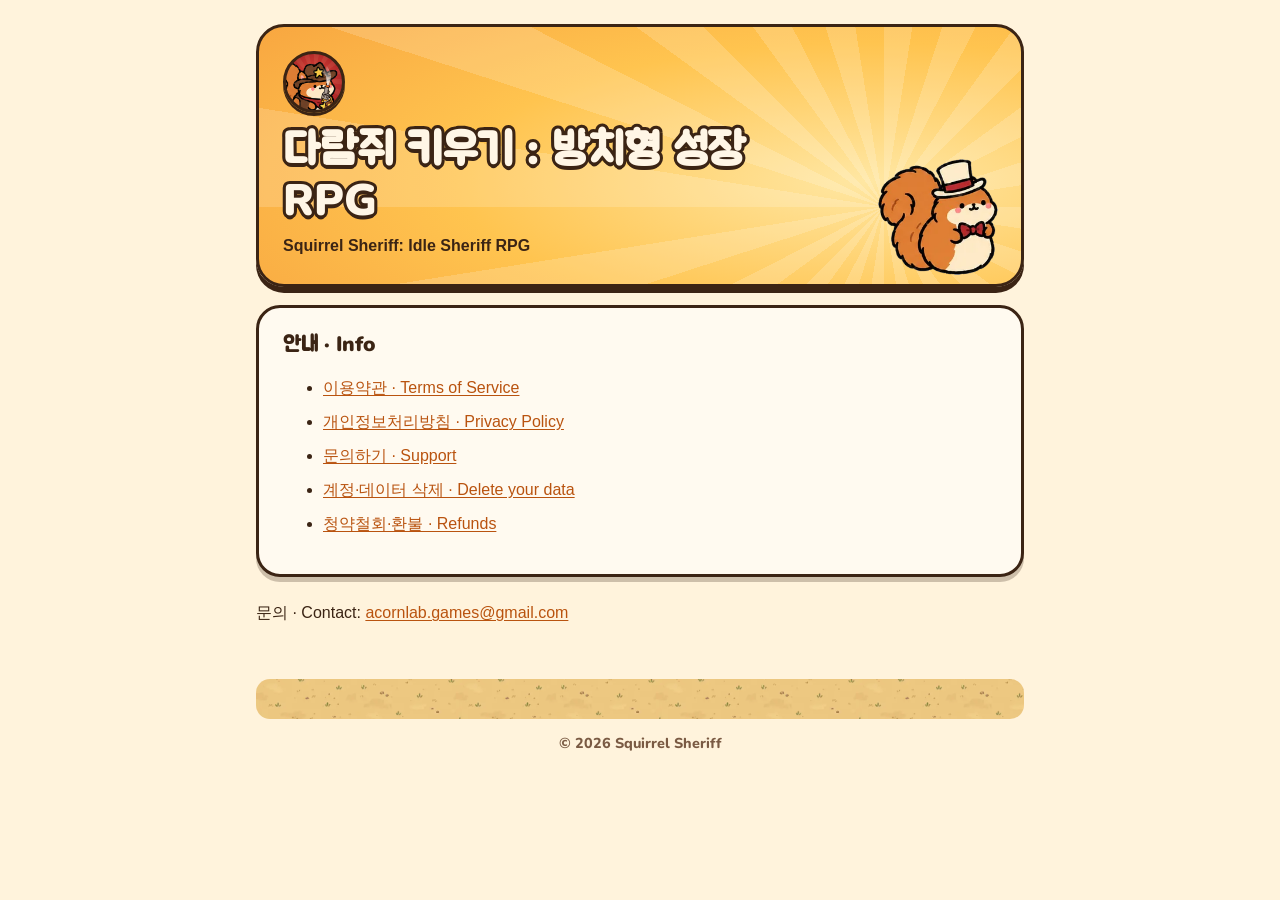
<file: index.html>
<!doctype html>
<html lang="ko">
<head>
<meta charset="utf-8">
<meta name="viewport" content="width=device-width, initial-scale=1">
<title>다람쥐 키우기 · Squirrel Sheriff</title>
<link rel="stylesheet" href="style.css">
</head>
<body>
<main>
<header>
  <h1>다람쥐 키우기 : 방치형 성장 RPG</h1>
  <p class="sub">Squirrel Sheriff: Idle Sheriff RPG</p>
</header>
<div class="card">
  <h2>안내 · Info</h2>
  <ul>
    <li><a href="terms.html">이용약관 · Terms of Service</a></li>
    <li><a href="privacy.html">개인정보처리방침 · Privacy Policy</a></li>
    <li><a href="support.html">문의하기 · Support</a></li>
    <li><a href="delete.html">계정·데이터 삭제 · Delete your data</a></li>
    <li><a href="refund.html">청약철회·환불 · Refunds</a></li>
  </ul>
</div>
<p>문의 · Contact: <a href="mailto:acornlab.games@gmail.com">acornlab.games@gmail.com</a></p>
<footer>© 2026 Squirrel Sheriff</footer>
</main>
</body>
</html>
</file>
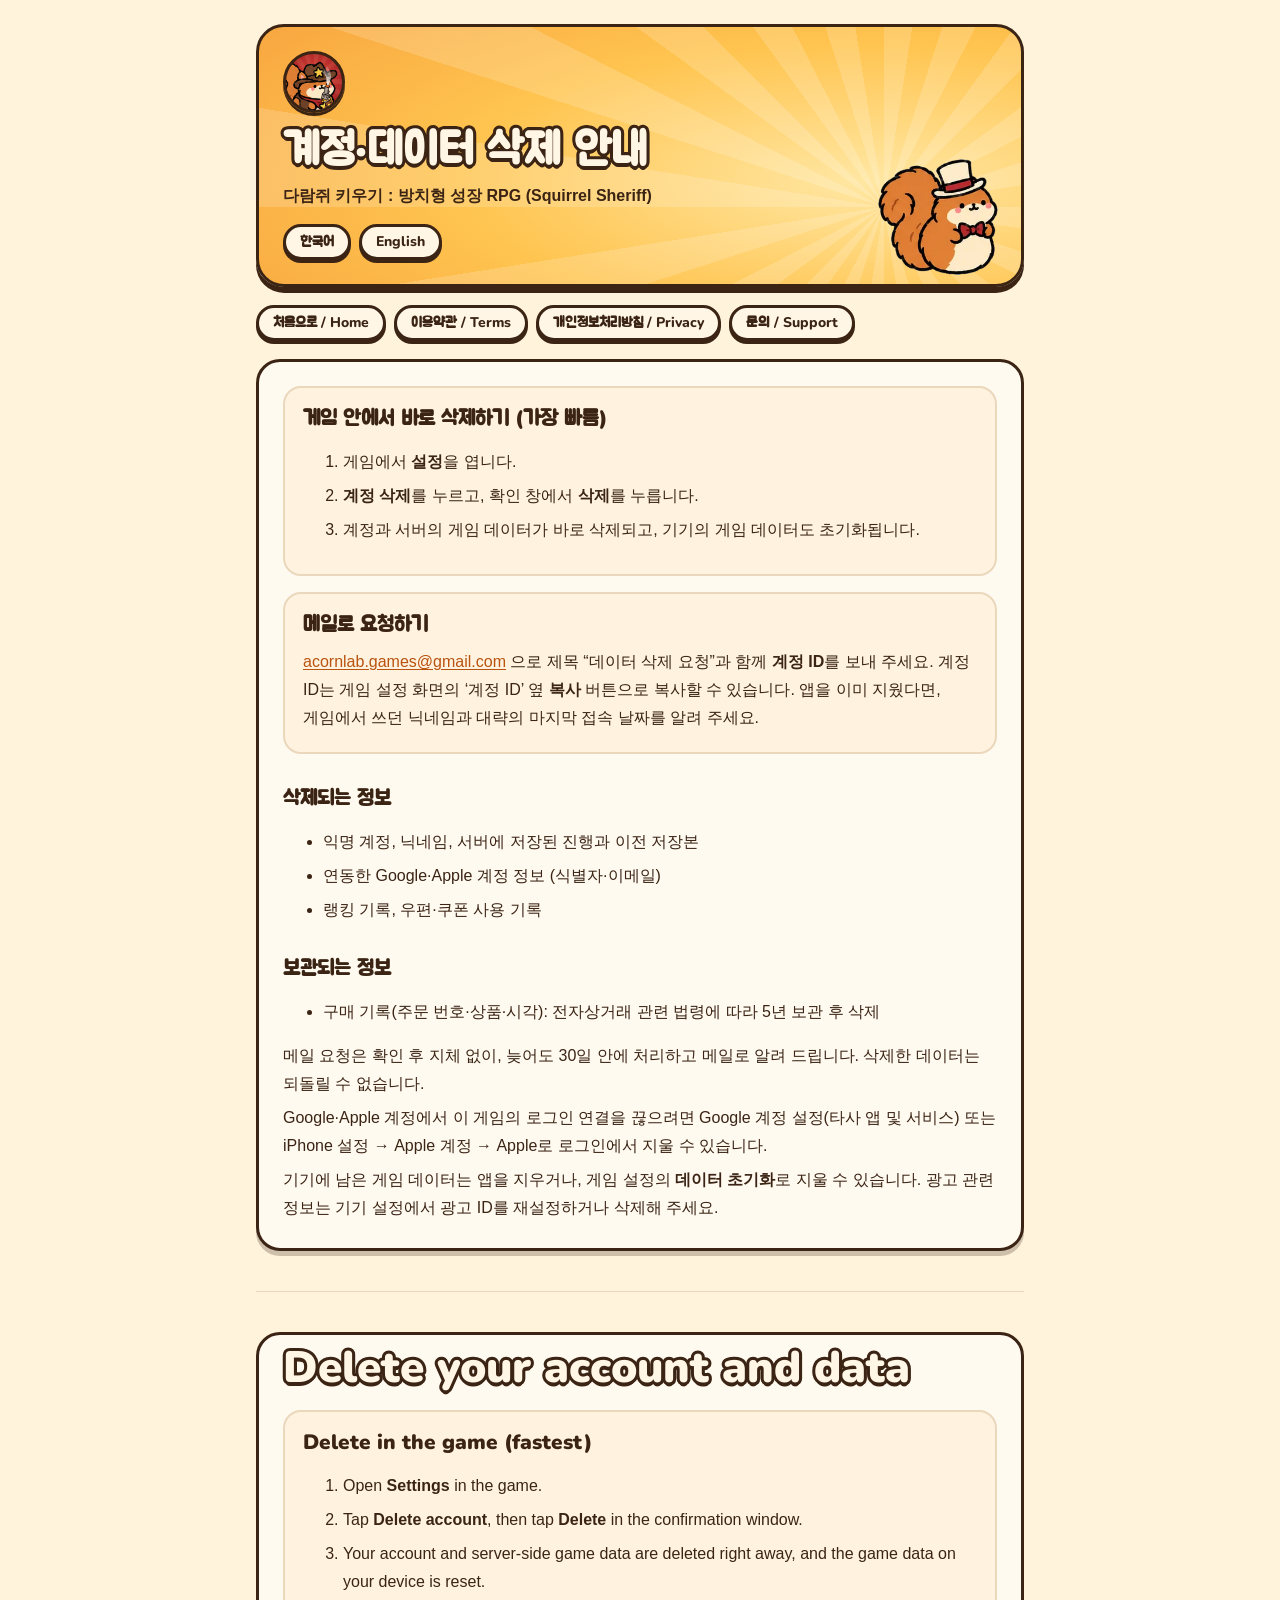
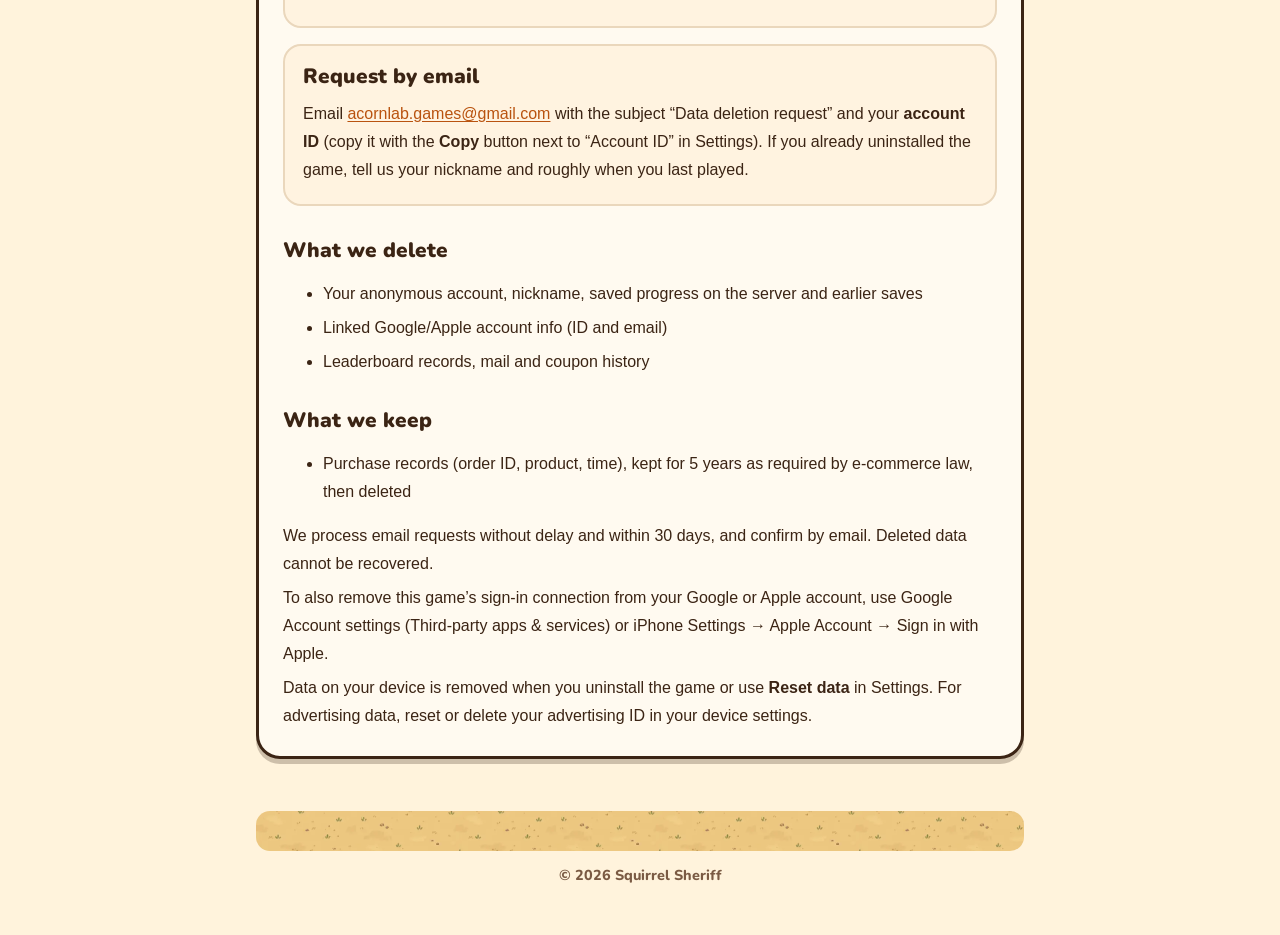
<file: delete.html>
<!doctype html>
<html lang="ko">
<head>
<meta charset="utf-8">
<meta name="viewport" content="width=device-width, initial-scale=1">
<title>계정·데이터 삭제 · Delete your data — 다람쥐 키우기</title>
<link rel="stylesheet" href="style.css">
</head>
<body>
<main>
<header>
  <h1>계정·데이터 삭제 안내</h1>
  <p class="sub">다람쥐 키우기 : 방치형 성장 RPG (Squirrel Sheriff)</p>
  <div class="lang"><a href="#ko">한국어</a><a href="#en">English</a></div>
</header>
<nav class="nav"><a href="index.html">처음으로 / Home</a><a href="terms.html">이용약관 / Terms</a><a href="privacy.html">개인정보처리방침 / Privacy</a><a href="support.html">문의 / Support</a></nav>

<section id="ko">
<div class="card">
<h2>게임 안에서 바로 삭제하기 (가장 빠름)</h2>
<ol>
  <li>게임에서 <b>설정</b>을 엽니다.</li>
  <li><b>계정 삭제</b>를 누르고, 확인 창에서 <b>삭제</b>를 누릅니다.</li>
  <li>계정과 서버의 게임 데이터가 바로 삭제되고, 기기의 게임 데이터도 초기화됩니다.</li>
</ol>
</div>
<div class="card">
<h2>메일로 요청하기</h2>
<p><a href="mailto:acornlab.games@gmail.com?subject=%5BSquirrel%20Sheriff%5D%20%EB%8D%B0%EC%9D%B4%ED%84%B0%20%EC%82%AD%EC%A0%9C%20%EC%9A%94%EC%B2%AD">acornlab.games@gmail.com</a> 으로 제목 “데이터 삭제 요청”과 함께 <b>계정 ID</b>를 보내 주세요. 계정 ID는 게임 설정 화면의 ‘계정 ID’ 옆 <b>복사</b> 버튼으로 복사할 수 있습니다. 앱을 이미 지웠다면, 게임에서 쓰던 닉네임과 대략의 마지막 접속 날짜를 알려 주세요.</p>
</div>

<h2>삭제되는 정보</h2>
<ul>
  <li>익명 계정, 닉네임, 서버에 저장된 진행과 이전 저장본</li>
  <li>연동한 Google·Apple 계정 정보 (식별자·이메일)</li>
  <li>랭킹 기록, 우편·쿠폰 사용 기록</li>
</ul>
<h2>보관되는 정보</h2>
<ul>
  <li>구매 기록(주문 번호·상품·시각): 전자상거래 관련 법령에 따라 5년 보관 후 삭제</li>
</ul>
<p>메일 요청은 확인 후 지체 없이, 늦어도 30일 안에 처리하고 메일로 알려 드립니다. 삭제한 데이터는 되돌릴 수 없습니다.</p>
<p>Google·Apple 계정에서 이 게임의 로그인 연결을 끊으려면 Google 계정 설정(타사 앱 및 서비스) 또는 iPhone 설정 → Apple 계정 → Apple로 로그인에서 지울 수 있습니다.</p>
<p>기기에 남은 게임 데이터는 앱을 지우거나, 게임 설정의 <b>데이터 초기화</b>로 지울 수 있습니다. 광고 관련 정보는 기기 설정에서 광고 ID를 재설정하거나 삭제해 주세요.</p>
</section>

<hr style="margin:40px 0;border:0;border-top:1px solid var(--line)">

<section id="en" lang="en">
<h1>Delete your account and data</h1>
<div class="card">
<h2>Delete in the game (fastest)</h2>
<ol>
  <li>Open <b>Settings</b> in the game.</li>
  <li>Tap <b>Delete account</b>, then tap <b>Delete</b> in the confirmation window.</li>
  <li>Your account and server-side game data are deleted right away, and the game data on your device is reset.</li>
</ol>
</div>
<div class="card">
<h2>Request by email</h2>
<p>Email <a href="mailto:acornlab.games@gmail.com?subject=%5BSquirrel%20Sheriff%5D%20Data%20deletion%20request">acornlab.games@gmail.com</a> with the subject “Data deletion request” and your <b>account ID</b> (copy it with the <b>Copy</b> button next to “Account ID” in Settings). If you already uninstalled the game, tell us your nickname and roughly when you last played.</p>
</div>
<h2>What we delete</h2>
<ul>
  <li>Your anonymous account, nickname, saved progress on the server and earlier saves</li>
  <li>Linked Google/Apple account info (ID and email)</li>
  <li>Leaderboard records, mail and coupon history</li>
</ul>
<h2>What we keep</h2>
<ul>
  <li>Purchase records (order ID, product, time), kept for 5 years as required by e-commerce law, then deleted</li>
</ul>
<p>We process email requests without delay and within 30 days, and confirm by email. Deleted data cannot be recovered.</p>
<p>To also remove this game’s sign-in connection from your Google or Apple account, use Google Account settings (Third-party apps &amp; services) or iPhone Settings → Apple Account → Sign in with Apple.</p>
<p>Data on your device is removed when you uninstall the game or use <b>Reset data</b> in Settings. For advertising data, reset or delete your advertising ID in your device settings.</p>
</section>

<footer>© 2026 Squirrel Sheriff</footer>
</main>
</body>
</html>
</file>
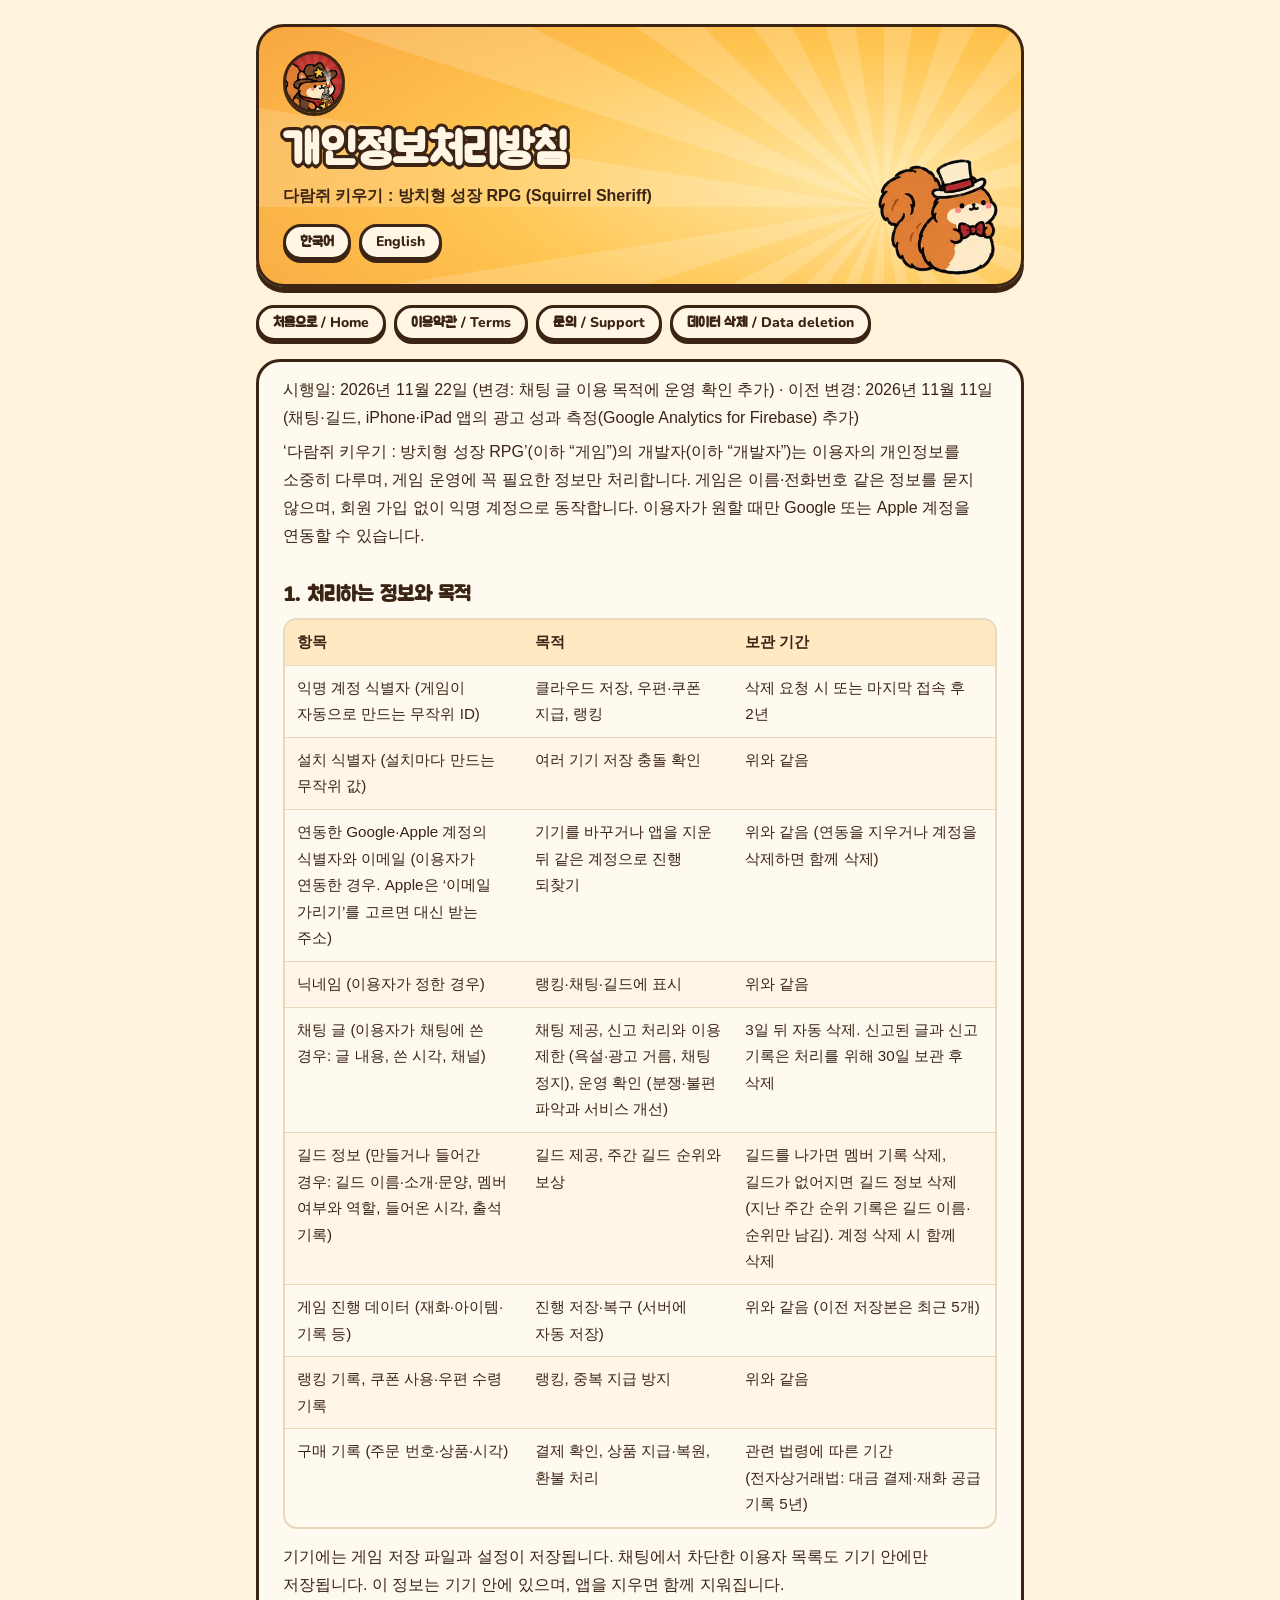
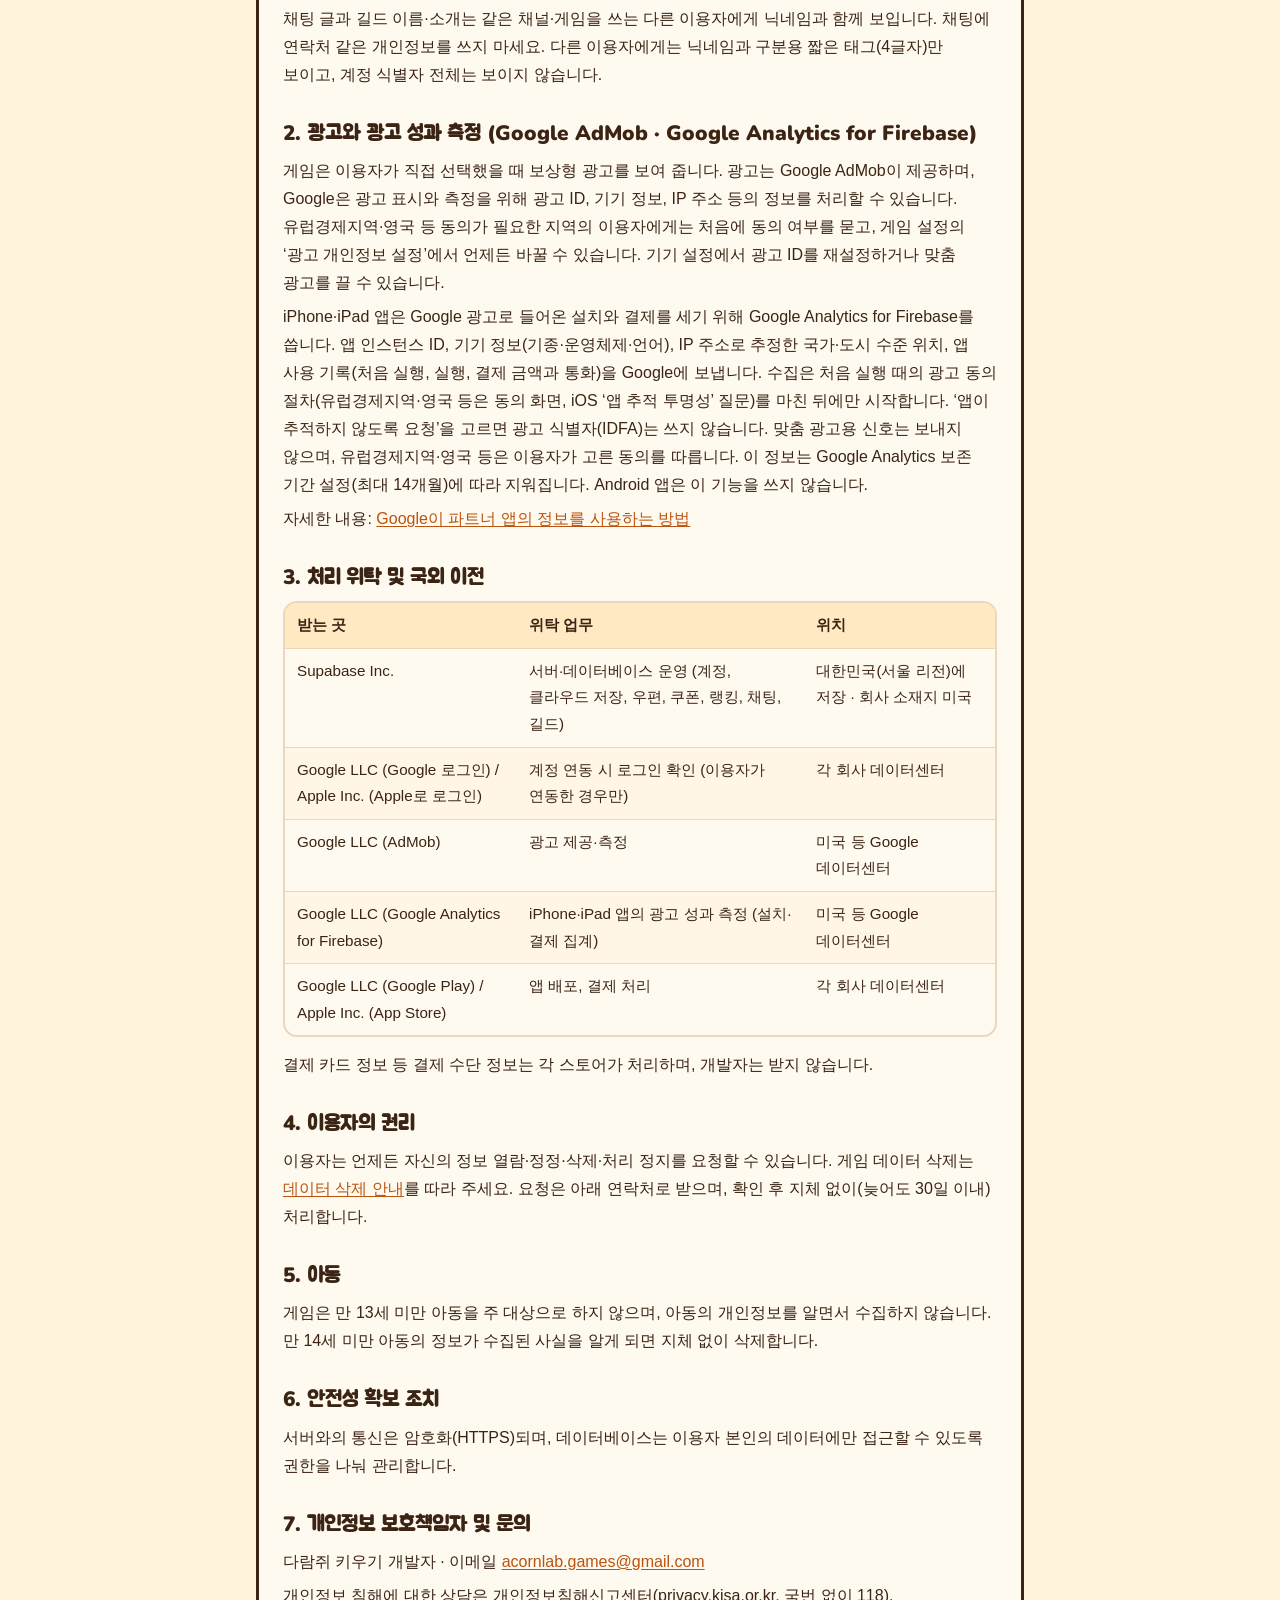
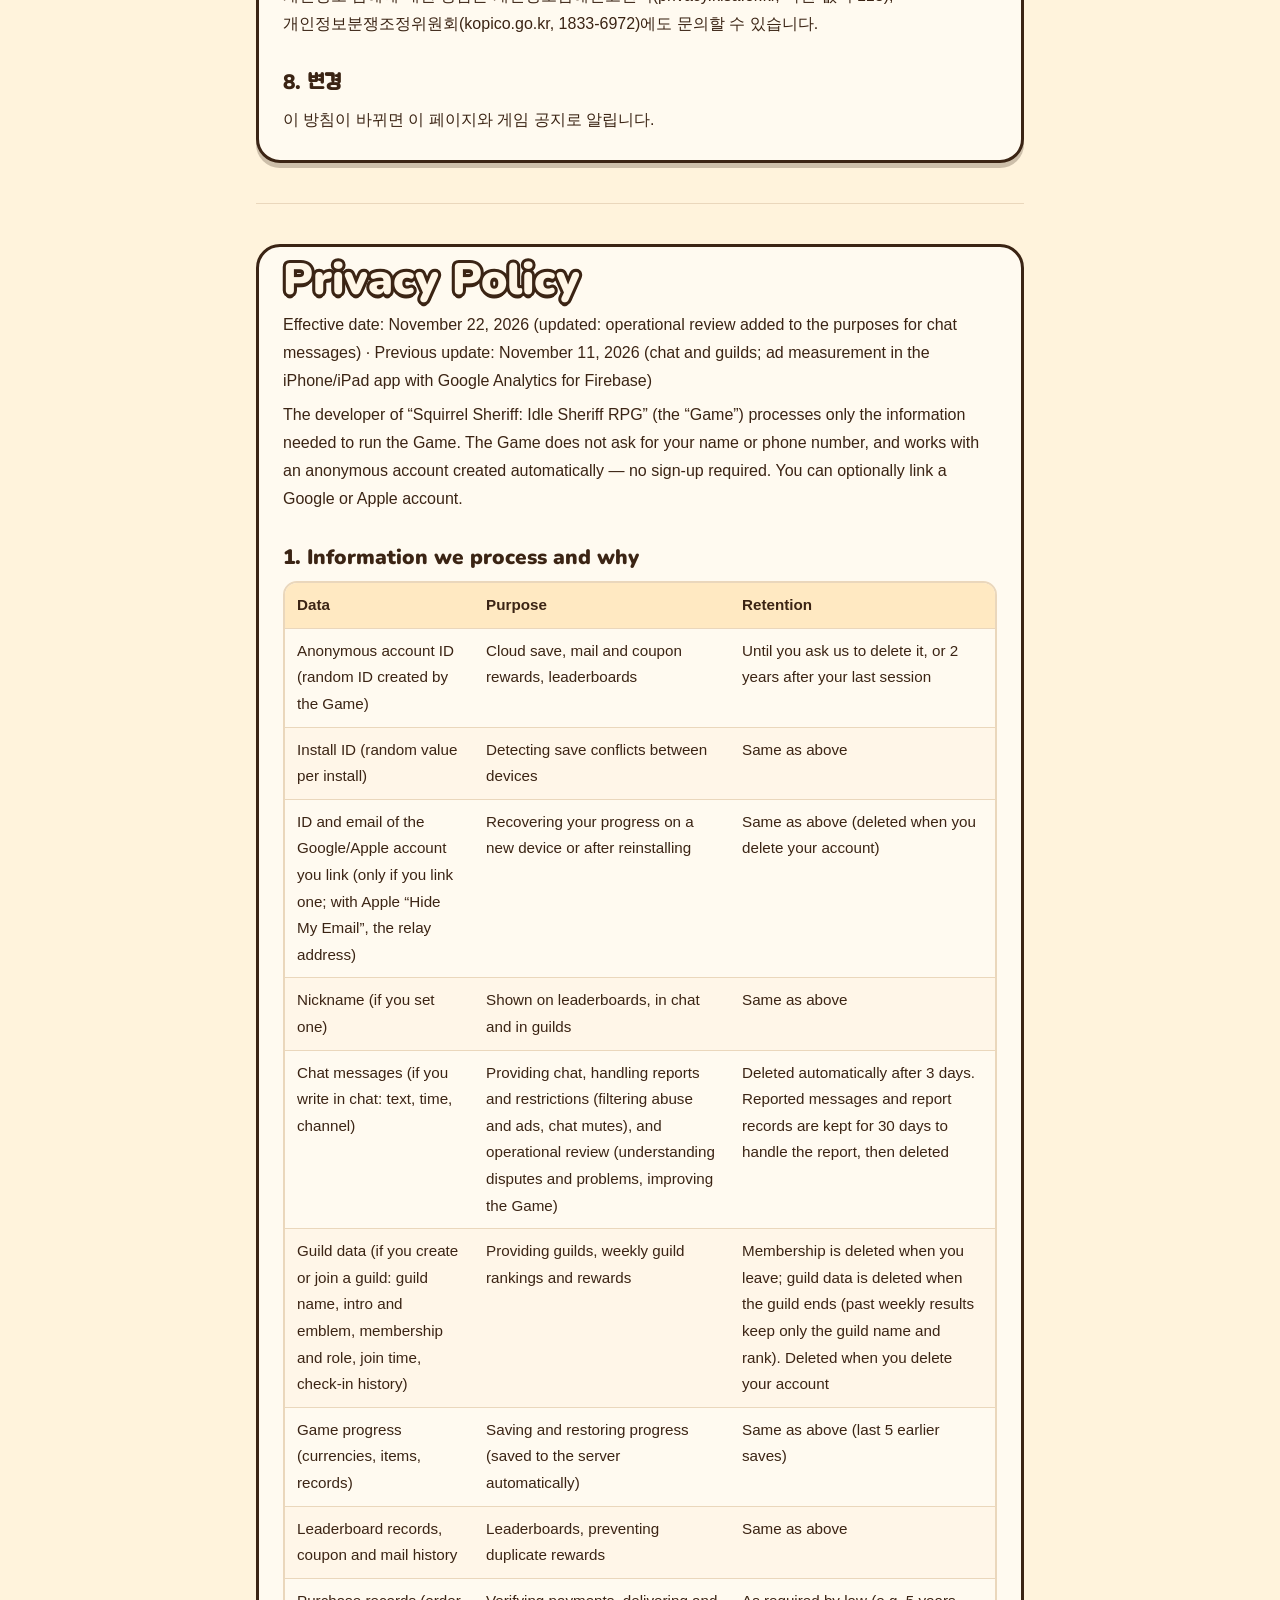
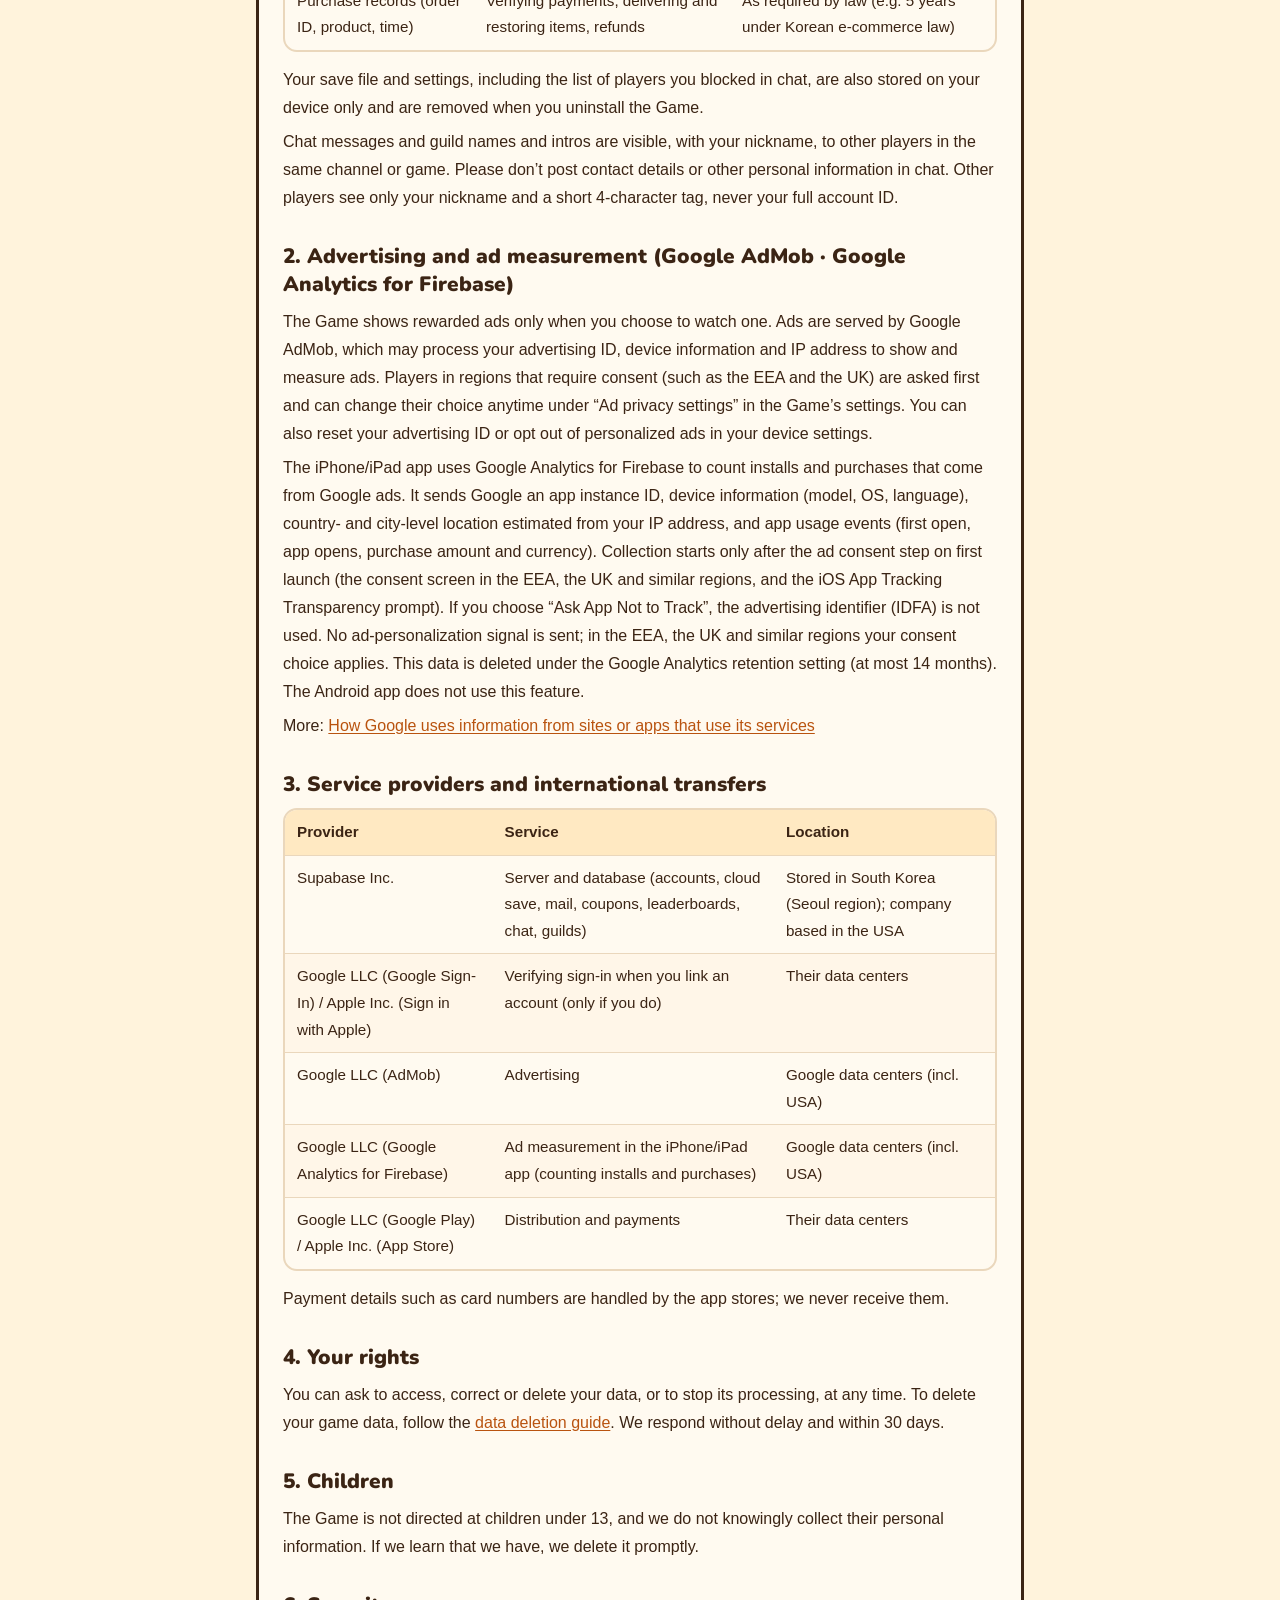
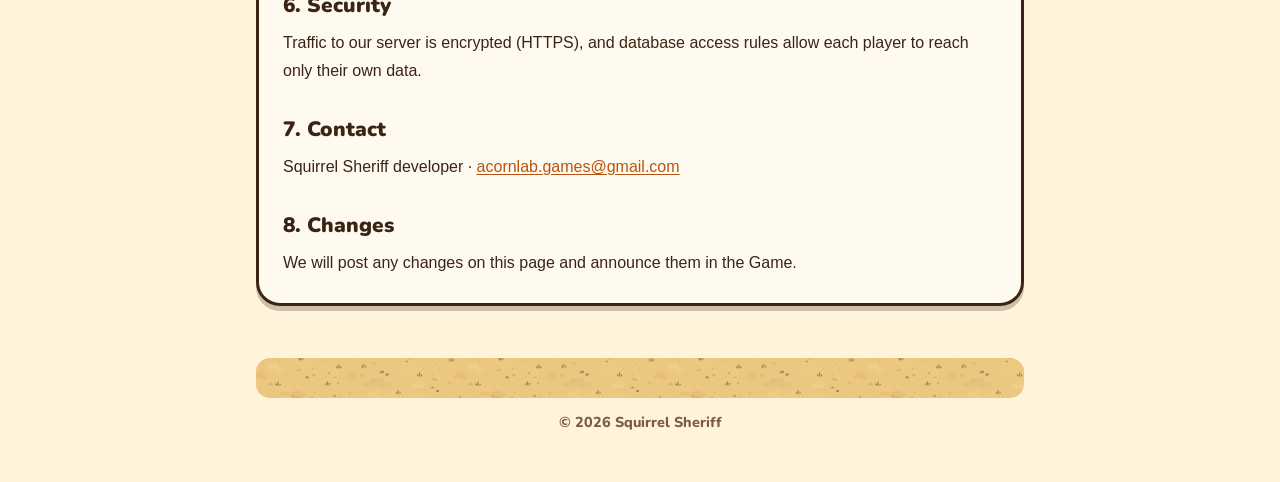
<file: privacy.html>
<!doctype html>
<html lang="ko">
<head>
<meta charset="utf-8">
<meta name="viewport" content="width=device-width, initial-scale=1">
<title>개인정보처리방침 · Privacy Policy — 다람쥐 키우기</title>
<link rel="stylesheet" href="style.css">
</head>
<body>
<main>
<header>
  <h1>개인정보처리방침</h1>
  <p class="sub">다람쥐 키우기 : 방치형 성장 RPG (Squirrel Sheriff)</p>
  <div class="lang"><a href="#ko">한국어</a><a href="#en">English</a></div>
</header>
<nav class="nav"><a href="index.html">처음으로 / Home</a><a href="terms.html">이용약관 / Terms</a><a href="support.html">문의 / Support</a><a href="delete.html">데이터 삭제 / Data deletion</a></nav>

<section id="ko">
<p>시행일: 2026년 11월 22일 (변경: 채팅 글 이용 목적에 운영 확인 추가) · 이전 변경: 2026년 11월 11일 (채팅·길드, iPhone·iPad 앱의 광고 성과 측정(Google Analytics for Firebase) 추가)</p>
<p>‘다람쥐 키우기 : 방치형 성장 RPG’(이하 “게임”)의 개발자(이하 “개발자”)는 이용자의 개인정보를 소중히 다루며, 게임 운영에 꼭 필요한 정보만 처리합니다. 게임은 이름·전화번호 같은 정보를 묻지 않으며, 회원 가입 없이 익명 계정으로 동작합니다. 이용자가 원할 때만 Google 또는 Apple 계정을 연동할 수 있습니다.</p>

<h2>1. 처리하는 정보와 목적</h2>
<table>
<thead><tr><th>항목</th><th>목적</th><th>보관 기간</th></tr></thead>
<tbody>
<tr><td>익명 계정 식별자 (게임이 자동으로 만드는 무작위 ID)</td><td>클라우드 저장, 우편·쿠폰 지급, 랭킹</td><td>삭제 요청 시 또는 마지막 접속 후 2년</td></tr>
<tr><td>설치 식별자 (설치마다 만드는 무작위 값)</td><td>여러 기기 저장 충돌 확인</td><td>위와 같음</td></tr>
<tr><td>연동한 Google·Apple 계정의 식별자와 이메일 (이용자가 연동한 경우. Apple은 ‘이메일 가리기’를 고르면 대신 받는 주소)</td><td>기기를 바꾸거나 앱을 지운 뒤 같은 계정으로 진행 되찾기</td><td>위와 같음 (연동을 지우거나 계정을 삭제하면 함께 삭제)</td></tr>
<tr><td>닉네임 (이용자가 정한 경우)</td><td>랭킹·채팅·길드에 표시</td><td>위와 같음</td></tr>
<tr><td>채팅 글 (이용자가 채팅에 쓴 경우: 글 내용, 쓴 시각, 채널)</td><td>채팅 제공, 신고 처리와 이용 제한 (욕설·광고 거름, 채팅 정지), 운영 확인 (분쟁·불편 파악과 서비스 개선)</td><td>3일 뒤 자동 삭제. 신고된 글과 신고 기록은 처리를 위해 30일 보관 후 삭제</td></tr>
<tr><td>길드 정보 (만들거나 들어간 경우: 길드 이름·소개·문양, 멤버 여부와 역할, 들어온 시각, 출석 기록)</td><td>길드 제공, 주간 길드 순위와 보상</td><td>길드를 나가면 멤버 기록 삭제, 길드가 없어지면 길드 정보 삭제 (지난 주간 순위 기록은 길드 이름·순위만 남김). 계정 삭제 시 함께 삭제</td></tr>
<tr><td>게임 진행 데이터 (재화·아이템·기록 등)</td><td>진행 저장·복구 (서버에 자동 저장)</td><td>위와 같음 (이전 저장본은 최근 5개)</td></tr>
<tr><td>랭킹 기록, 쿠폰 사용·우편 수령 기록</td><td>랭킹, 중복 지급 방지</td><td>위와 같음</td></tr>
<tr><td>구매 기록 (주문 번호·상품·시각)</td><td>결제 확인, 상품 지급·복원, 환불 처리</td><td>관련 법령에 따른 기간 (전자상거래법: 대금 결제·재화 공급 기록 5년)</td></tr>
</tbody>
</table>
<p>기기에는 게임 저장 파일과 설정이 저장됩니다. 채팅에서 차단한 이용자 목록도 기기 안에만 저장됩니다. 이 정보는 기기 안에 있으며, 앱을 지우면 함께 지워집니다.</p>
<p>채팅 글과 길드 이름·소개는 같은 채널·게임을 쓰는 다른 이용자에게 닉네임과 함께 보입니다. 채팅에 연락처 같은 개인정보를 쓰지 마세요. 다른 이용자에게는 닉네임과 구분용 짧은 태그(4글자)만 보이고, 계정 식별자 전체는 보이지 않습니다.</p>

<h2>2. 광고와 광고 성과 측정 (Google AdMob · Google Analytics for Firebase)</h2>
<p>게임은 이용자가 직접 선택했을 때 보상형 광고를 보여 줍니다. 광고는 Google AdMob이 제공하며, Google은 광고 표시와 측정을 위해 광고 ID, 기기 정보, IP 주소 등의 정보를 처리할 수 있습니다. 유럽경제지역·영국 등 동의가 필요한 지역의 이용자에게는 처음에 동의 여부를 묻고, 게임 설정의 ‘광고 개인정보 설정’에서 언제든 바꿀 수 있습니다. 기기 설정에서 광고 ID를 재설정하거나 맞춤 광고를 끌 수 있습니다.</p>
<p>iPhone·iPad 앱은 Google 광고로 들어온 설치와 결제를 세기 위해 Google Analytics for Firebase를 씁니다. 앱 인스턴스 ID, 기기 정보(기종·운영체제·언어), IP 주소로 추정한 국가·도시 수준 위치, 앱 사용 기록(처음 실행, 실행, 결제 금액과 통화)을 Google에 보냅니다. 수집은 처음 실행 때의 광고 동의 절차(유럽경제지역·영국 등은 동의 화면, iOS ‘앱 추적 투명성’ 질문)를 마친 뒤에만 시작합니다. ‘앱이 추적하지 않도록 요청’을 고르면 광고 식별자(IDFA)는 쓰지 않습니다. 맞춤 광고용 신호는 보내지 않으며, 유럽경제지역·영국 등은 이용자가 고른 동의를 따릅니다. 이 정보는 Google Analytics 보존 기간 설정(최대 14개월)에 따라 지워집니다. Android 앱은 이 기능을 쓰지 않습니다.</p>
<p>자세한 내용: <a href="https://policies.google.com/technologies/partner-sites">Google이 파트너 앱의 정보를 사용하는 방법</a></p>

<h2>3. 처리 위탁 및 국외 이전</h2>
<table>
<thead><tr><th>받는 곳</th><th>위탁 업무</th><th>위치</th></tr></thead>
<tbody>
<tr><td>Supabase Inc.</td><td>서버·데이터베이스 운영 (계정, 클라우드 저장, 우편, 쿠폰, 랭킹, 채팅, 길드)</td><td>대한민국(서울 리전)에 저장 · 회사 소재지 미국</td></tr>
<tr><td>Google LLC (Google 로그인) / Apple Inc. (Apple로 로그인)</td><td>계정 연동 시 로그인 확인 (이용자가 연동한 경우만)</td><td>각 회사 데이터센터</td></tr>
<tr><td>Google LLC (AdMob)</td><td>광고 제공·측정</td><td>미국 등 Google 데이터센터</td></tr>
<tr><td>Google LLC (Google Analytics for Firebase)</td><td>iPhone·iPad 앱의 광고 성과 측정 (설치·결제 집계)</td><td>미국 등 Google 데이터센터</td></tr>
<tr><td>Google LLC (Google Play) / Apple Inc. (App Store)</td><td>앱 배포, 결제 처리</td><td>각 회사 데이터센터</td></tr>
</tbody>
</table>
<p>결제 카드 정보 등 결제 수단 정보는 각 스토어가 처리하며, 개발자는 받지 않습니다.</p>

<h2>4. 이용자의 권리</h2>
<p>이용자는 언제든 자신의 정보 열람·정정·삭제·처리 정지를 요청할 수 있습니다. 게임 데이터 삭제는 <a href="delete.html">데이터 삭제 안내</a>를 따라 주세요. 요청은 아래 연락처로 받으며, 확인 후 지체 없이(늦어도 30일 이내) 처리합니다.</p>

<h2>5. 아동</h2>
<p>게임은 만 13세 미만 아동을 주 대상으로 하지 않으며, 아동의 개인정보를 알면서 수집하지 않습니다. 만 14세 미만 아동의 정보가 수집된 사실을 알게 되면 지체 없이 삭제합니다.</p>

<h2>6. 안전성 확보 조치</h2>
<p>서버와의 통신은 암호화(HTTPS)되며, 데이터베이스는 이용자 본인의 데이터에만 접근할 수 있도록 권한을 나눠 관리합니다.</p>

<h2>7. 개인정보 보호책임자 및 문의</h2>
<p>다람쥐 키우기 개발자 · 이메일 <a href="mailto:acornlab.games@gmail.com">acornlab.games@gmail.com</a></p>
<p>개인정보 침해에 대한 상담은 개인정보침해신고센터(privacy.kisa.or.kr, 국번 없이 118), 개인정보분쟁조정위원회(kopico.go.kr, 1833-6972)에도 문의할 수 있습니다.</p>

<h2>8. 변경</h2>
<p>이 방침이 바뀌면 이 페이지와 게임 공지로 알립니다.</p>
</section>

<hr style="margin:40px 0;border:0;border-top:1px solid var(--line)">

<section id="en" lang="en">
<h1>Privacy Policy</h1>
<p>Effective date: November 22, 2026 (updated: operational review added to the purposes for chat messages) · Previous update: November 11, 2026 (chat and guilds; ad measurement in the iPhone/iPad app with Google Analytics for Firebase)</p>
<p>The developer of “Squirrel Sheriff: Idle Sheriff RPG” (the “Game”) processes only the information needed to run the Game. The Game does not ask for your name or phone number, and works with an anonymous account created automatically — no sign-up required. You can optionally link a Google or Apple account.</p>

<h2>1. Information we process and why</h2>
<table>
<thead><tr><th>Data</th><th>Purpose</th><th>Retention</th></tr></thead>
<tbody>
<tr><td>Anonymous account ID (random ID created by the Game)</td><td>Cloud save, mail and coupon rewards, leaderboards</td><td>Until you ask us to delete it, or 2 years after your last session</td></tr>
<tr><td>Install ID (random value per install)</td><td>Detecting save conflicts between devices</td><td>Same as above</td></tr>
<tr><td>ID and email of the Google/Apple account you link (only if you link one; with Apple “Hide My Email”, the relay address)</td><td>Recovering your progress on a new device or after reinstalling</td><td>Same as above (deleted when you delete your account)</td></tr>
<tr><td>Nickname (if you set one)</td><td>Shown on leaderboards, in chat and in guilds</td><td>Same as above</td></tr>
<tr><td>Chat messages (if you write in chat: text, time, channel)</td><td>Providing chat, handling reports and restrictions (filtering abuse and ads, chat mutes), and operational review (understanding disputes and problems, improving the Game)</td><td>Deleted automatically after 3 days. Reported messages and report records are kept for 30 days to handle the report, then deleted</td></tr>
<tr><td>Guild data (if you create or join a guild: guild name, intro and emblem, membership and role, join time, check-in history)</td><td>Providing guilds, weekly guild rankings and rewards</td><td>Membership is deleted when you leave; guild data is deleted when the guild ends (past weekly results keep only the guild name and rank). Deleted when you delete your account</td></tr>
<tr><td>Game progress (currencies, items, records)</td><td>Saving and restoring progress (saved to the server automatically)</td><td>Same as above (last 5 earlier saves)</td></tr>
<tr><td>Leaderboard records, coupon and mail history</td><td>Leaderboards, preventing duplicate rewards</td><td>Same as above</td></tr>
<tr><td>Purchase records (order ID, product, time)</td><td>Verifying payments, delivering and restoring items, refunds</td><td>As required by law (e.g. 5 years under Korean e-commerce law)</td></tr>
</tbody>
</table>
<p>Your save file and settings, including the list of players you blocked in chat, are also stored on your device only and are removed when you uninstall the Game.</p>
<p>Chat messages and guild names and intros are visible, with your nickname, to other players in the same channel or game. Please don’t post contact details or other personal information in chat. Other players see only your nickname and a short 4-character tag, never your full account ID.</p>

<h2>2. Advertising and ad measurement (Google AdMob · Google Analytics for Firebase)</h2>
<p>The Game shows rewarded ads only when you choose to watch one. Ads are served by Google AdMob, which may process your advertising ID, device information and IP address to show and measure ads. Players in regions that require consent (such as the EEA and the UK) are asked first and can change their choice anytime under “Ad privacy settings” in the Game’s settings. You can also reset your advertising ID or opt out of personalized ads in your device settings.</p>
<p>The iPhone/iPad app uses Google Analytics for Firebase to count installs and purchases that come from Google ads. It sends Google an app instance ID, device information (model, OS, language), country- and city-level location estimated from your IP address, and app usage events (first open, app opens, purchase amount and currency). Collection starts only after the ad consent step on first launch (the consent screen in the EEA, the UK and similar regions, and the iOS App Tracking Transparency prompt). If you choose “Ask App Not to Track”, the advertising identifier (IDFA) is not used. No ad-personalization signal is sent; in the EEA, the UK and similar regions your consent choice applies. This data is deleted under the Google Analytics retention setting (at most 14 months). The Android app does not use this feature.</p>
<p>More: <a href="https://policies.google.com/technologies/partner-sites">How Google uses information from sites or apps that use its services</a></p>

<h2>3. Service providers and international transfers</h2>
<table>
<thead><tr><th>Provider</th><th>Service</th><th>Location</th></tr></thead>
<tbody>
<tr><td>Supabase Inc.</td><td>Server and database (accounts, cloud save, mail, coupons, leaderboards, chat, guilds)</td><td>Stored in South Korea (Seoul region); company based in the USA</td></tr>
<tr><td>Google LLC (Google Sign-In) / Apple Inc. (Sign in with Apple)</td><td>Verifying sign-in when you link an account (only if you do)</td><td>Their data centers</td></tr>
<tr><td>Google LLC (AdMob)</td><td>Advertising</td><td>Google data centers (incl. USA)</td></tr>
<tr><td>Google LLC (Google Analytics for Firebase)</td><td>Ad measurement in the iPhone/iPad app (counting installs and purchases)</td><td>Google data centers (incl. USA)</td></tr>
<tr><td>Google LLC (Google Play) / Apple Inc. (App Store)</td><td>Distribution and payments</td><td>Their data centers</td></tr>
</tbody>
</table>
<p>Payment details such as card numbers are handled by the app stores; we never receive them.</p>

<h2>4. Your rights</h2>
<p>You can ask to access, correct or delete your data, or to stop its processing, at any time. To delete your game data, follow the <a href="delete.html">data deletion guide</a>. We respond without delay and within 30 days.</p>

<h2>5. Children</h2>
<p>The Game is not directed at children under 13, and we do not knowingly collect their personal information. If we learn that we have, we delete it promptly.</p>

<h2>6. Security</h2>
<p>Traffic to our server is encrypted (HTTPS), and database access rules allow each player to reach only their own data.</p>

<h2>7. Contact</h2>
<p>Squirrel Sheriff developer · <a href="mailto:acornlab.games@gmail.com">acornlab.games@gmail.com</a></p>

<h2>8. Changes</h2>
<p>We will post any changes on this page and announce them in the Game.</p>
</section>

<footer>© 2026 Squirrel Sheriff</footer>
</main>
</body>
</html>
</file>
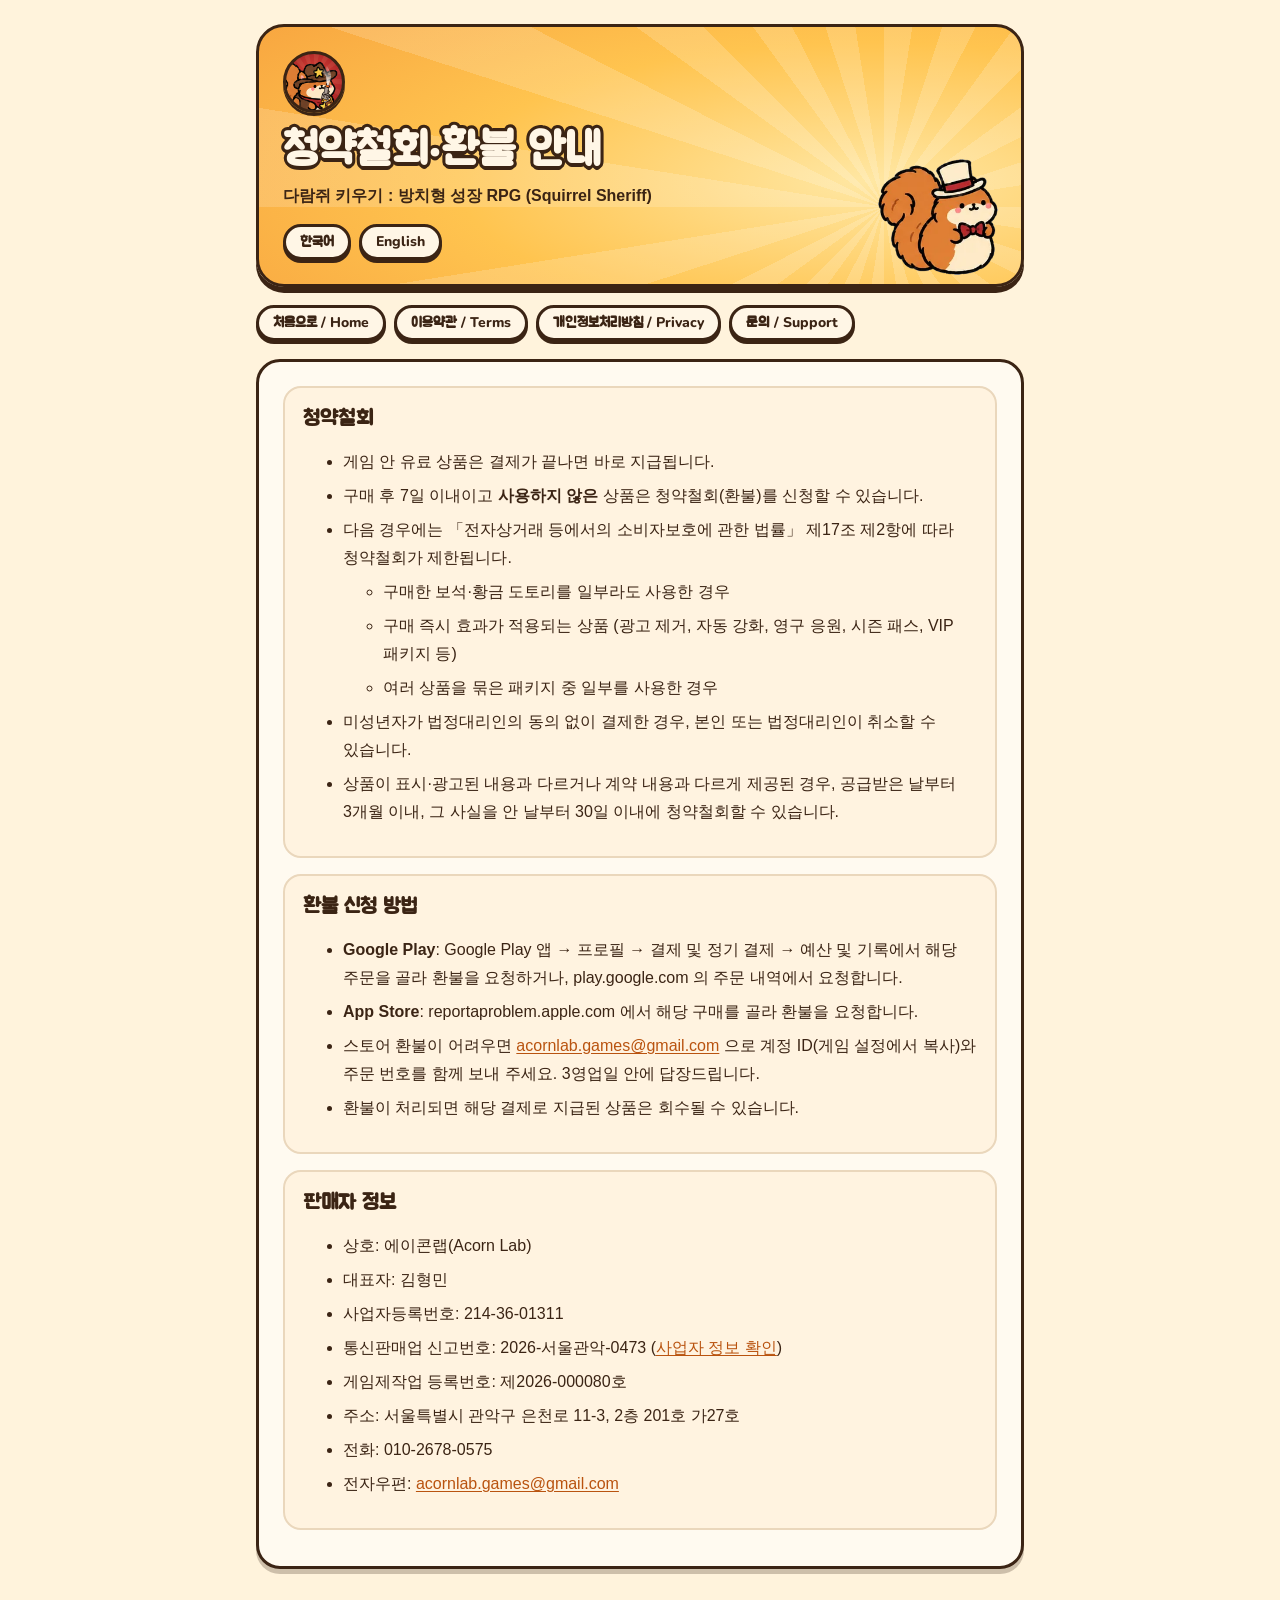
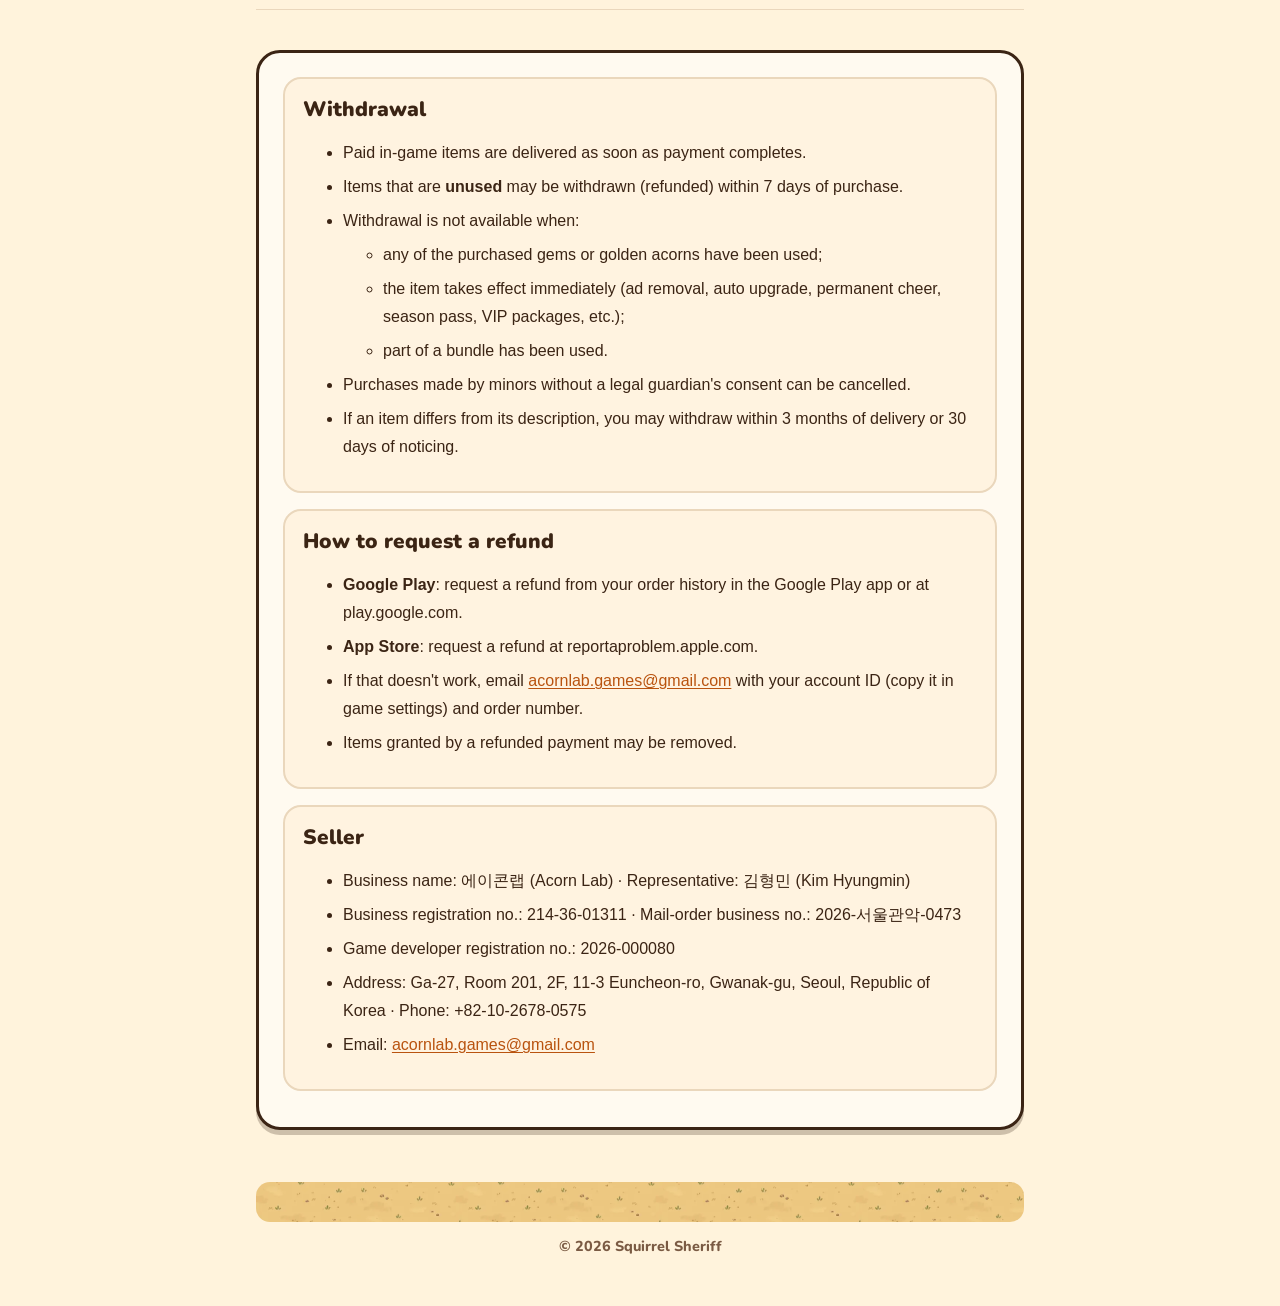
<file: refund.html>
<!doctype html>
<html lang="ko">
<head>
<meta charset="utf-8">
<meta name="viewport" content="width=device-width, initial-scale=1">
<title>청약철회·환불 · Refunds — 다람쥐 키우기</title>
<link rel="stylesheet" href="style.css">
</head>
<body>
<main>
<header>
  <h1>청약철회·환불 안내</h1>
  <p class="sub">다람쥐 키우기 : 방치형 성장 RPG (Squirrel Sheriff)</p>
  <div class="lang"><a href="#ko">한국어</a><a href="#en">English</a></div>
</header>
<nav class="nav"><a href="index.html">처음으로 / Home</a><a href="terms.html">이용약관 / Terms</a><a href="privacy.html">개인정보처리방침 / Privacy</a><a href="support.html">문의 / Support</a></nav>

<section id="ko">
<div class="card">
<h2>청약철회</h2>
<ul>
  <li>게임 안 유료 상품은 결제가 끝나면 바로 지급됩니다.</li>
  <li>구매 후 7일 이내이고 <b>사용하지 않은</b> 상품은 청약철회(환불)를 신청할 수 있습니다.</li>
  <li>다음 경우에는 「전자상거래 등에서의 소비자보호에 관한 법률」 제17조 제2항에 따라 청약철회가 제한됩니다.
    <ul>
      <li>구매한 보석·황금 도토리를 일부라도 사용한 경우</li>
      <li>구매 즉시 효과가 적용되는 상품 (광고 제거, 자동 강화, 영구 응원, 시즌 패스, VIP 패키지 등)</li>
      <li>여러 상품을 묶은 패키지 중 일부를 사용한 경우</li>
    </ul>
  </li>
  <li>미성년자가 법정대리인의 동의 없이 결제한 경우, 본인 또는 법정대리인이 취소할 수 있습니다.</li>
  <li>상품이 표시·광고된 내용과 다르거나 계약 내용과 다르게 제공된 경우, 공급받은 날부터 3개월 이내, 그 사실을 안 날부터 30일 이내에 청약철회할 수 있습니다.</li>
</ul>
</div>
<div class="card">
<h2>환불 신청 방법</h2>
<ul>
  <li><b>Google Play</b>: Google Play 앱 → 프로필 → 결제 및 정기 결제 → 예산 및 기록에서 해당 주문을 골라 환불을 요청하거나, play.google.com 의 주문 내역에서 요청합니다.</li>
  <li><b>App Store</b>: reportaproblem.apple.com 에서 해당 구매를 골라 환불을 요청합니다.</li>
  <li>스토어 환불이 어려우면 <a href="mailto:acornlab.games@gmail.com">acornlab.games@gmail.com</a> 으로 계정 ID(게임 설정에서 복사)와 주문 번호를 함께 보내 주세요. 3영업일 안에 답장드립니다.</li>
  <li>환불이 처리되면 해당 결제로 지급된 상품은 회수될 수 있습니다.</li>
</ul>
</div>
<div class="card">
<h2>판매자 정보</h2>
<ul>
  <li>상호: 에이콘랩(Acorn Lab)</li>
  <li>대표자: 김형민</li>
  <li>사업자등록번호: 214-36-01311</li>
  <li>통신판매업 신고번호: 2026-서울관악-0473 (<a href="https://www.ftc.go.kr/www/selectBizCommView.do?key=254&amp;searchCnd=BRNO&amp;searchKrwd=2143601311">사업자 정보 확인</a>)</li>
  <li>게임제작업 등록번호: 제2026-000080호</li>
  <li>주소: 서울특별시 관악구 은천로 11-3, 2층 201호 가27호</li>
  <li>전화: 010-2678-0575</li>
  <li>전자우편: <a href="mailto:acornlab.games@gmail.com">acornlab.games@gmail.com</a></li>
</ul>
</div>
</section>

<hr style="margin:40px 0;border:0;border-top:1px solid var(--line)">

<section id="en">
<div class="card">
<h2>Withdrawal</h2>
<ul>
  <li>Paid in-game items are delivered as soon as payment completes.</li>
  <li>Items that are <b>unused</b> may be withdrawn (refunded) within 7 days of purchase.</li>
  <li>Withdrawal is not available when:
    <ul>
      <li>any of the purchased gems or golden acorns have been used;</li>
      <li>the item takes effect immediately (ad removal, auto upgrade, permanent cheer, season pass, VIP packages, etc.);</li>
      <li>part of a bundle has been used.</li>
    </ul>
  </li>
  <li>Purchases made by minors without a legal guardian's consent can be cancelled.</li>
  <li>If an item differs from its description, you may withdraw within 3 months of delivery or 30 days of noticing.</li>
</ul>
</div>
<div class="card">
<h2>How to request a refund</h2>
<ul>
  <li><b>Google Play</b>: request a refund from your order history in the Google Play app or at play.google.com.</li>
  <li><b>App Store</b>: request a refund at reportaproblem.apple.com.</li>
  <li>If that doesn't work, email <a href="mailto:acornlab.games@gmail.com">acornlab.games@gmail.com</a> with your account ID (copy it in game settings) and order number.</li>
  <li>Items granted by a refunded payment may be removed.</li>
</ul>
</div>
<div class="card">
<h2>Seller</h2>
<ul>
  <li>Business name: 에이콘랩 (Acorn Lab) · Representative: 김형민 (Kim Hyungmin)</li>
  <li>Business registration no.: 214-36-01311 · Mail-order business no.: 2026-서울관악-0473</li>
  <li>Game developer registration no.: 2026-000080</li>
  <li>Address: Ga-27, Room 201, 2F, 11-3 Euncheon-ro, Gwanak-gu, Seoul, Republic of Korea · Phone: +82-10-2678-0575</li>
  <li>Email: <a href="mailto:acornlab.games@gmail.com">acornlab.games@gmail.com</a></li>
</ul>
</div>
</section>
<footer>© 2026 Squirrel Sheriff</footer>
</main>
</body>
</html>
</file>
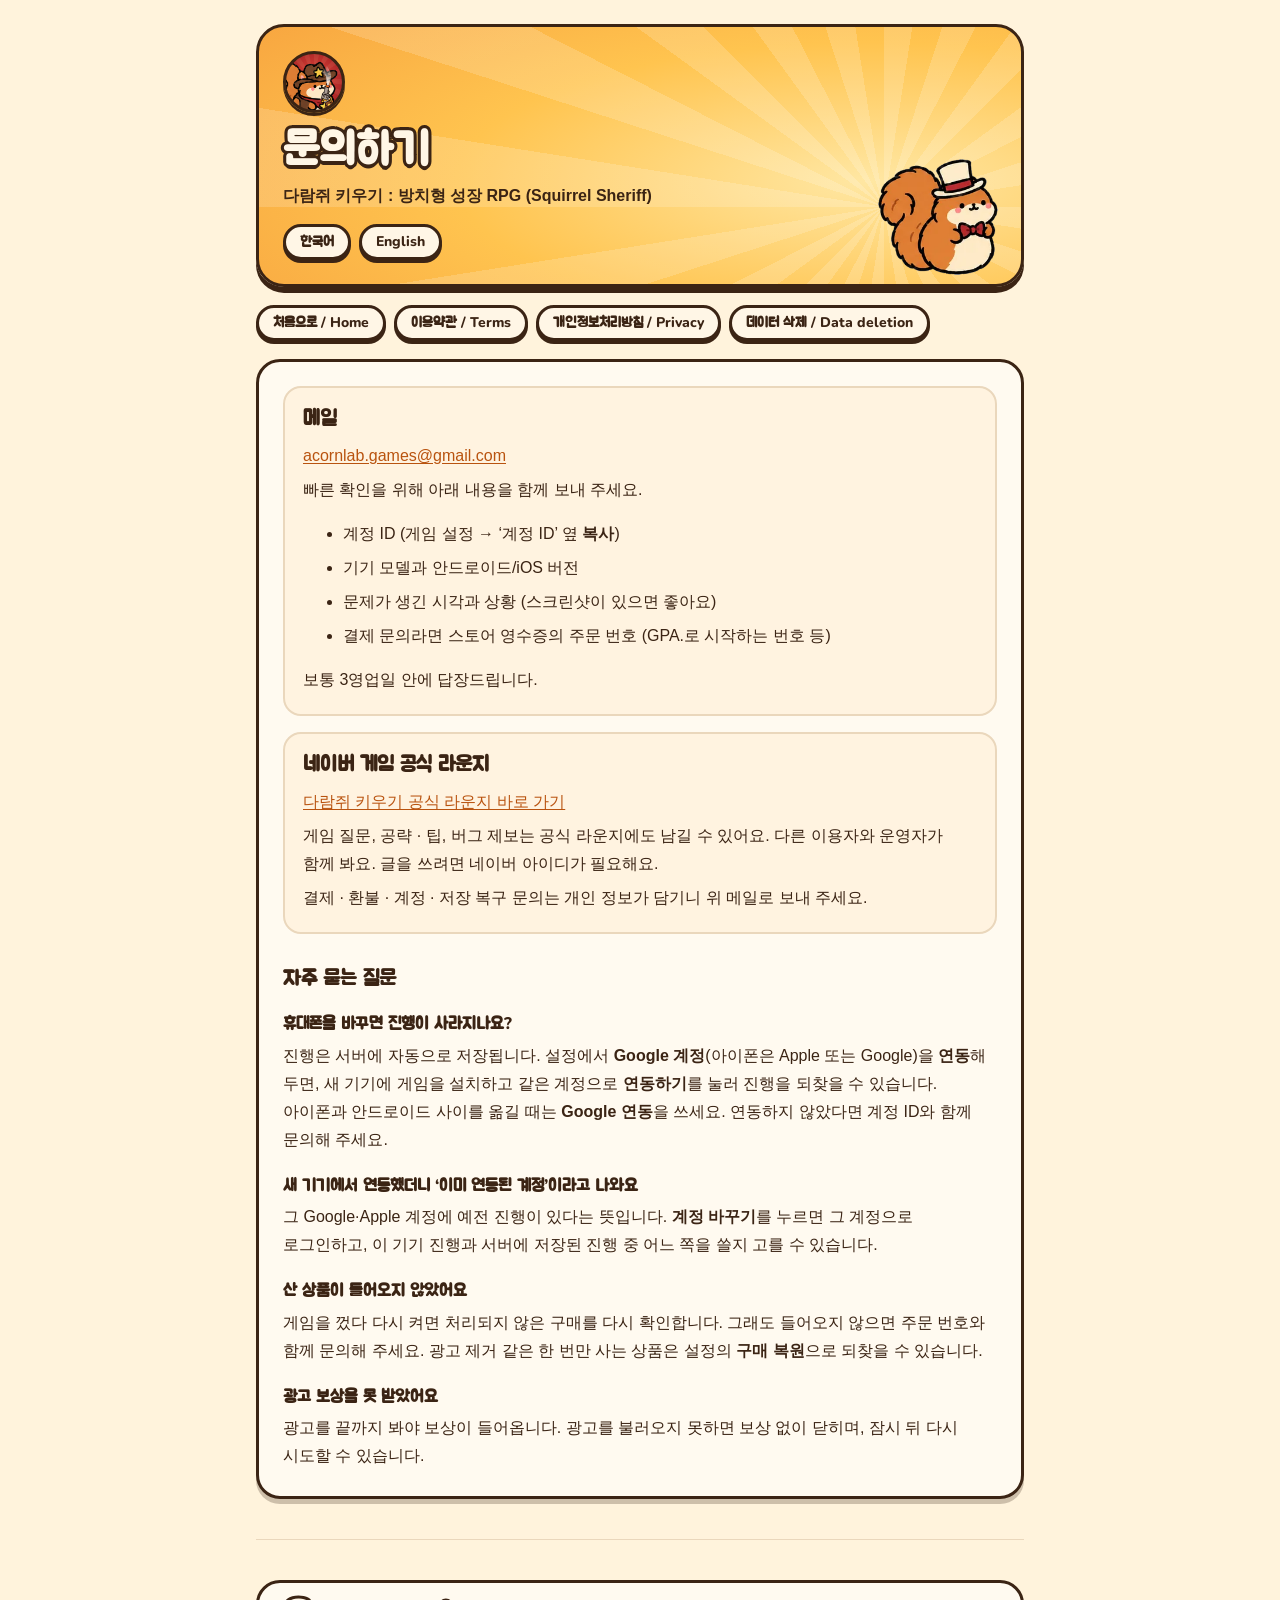
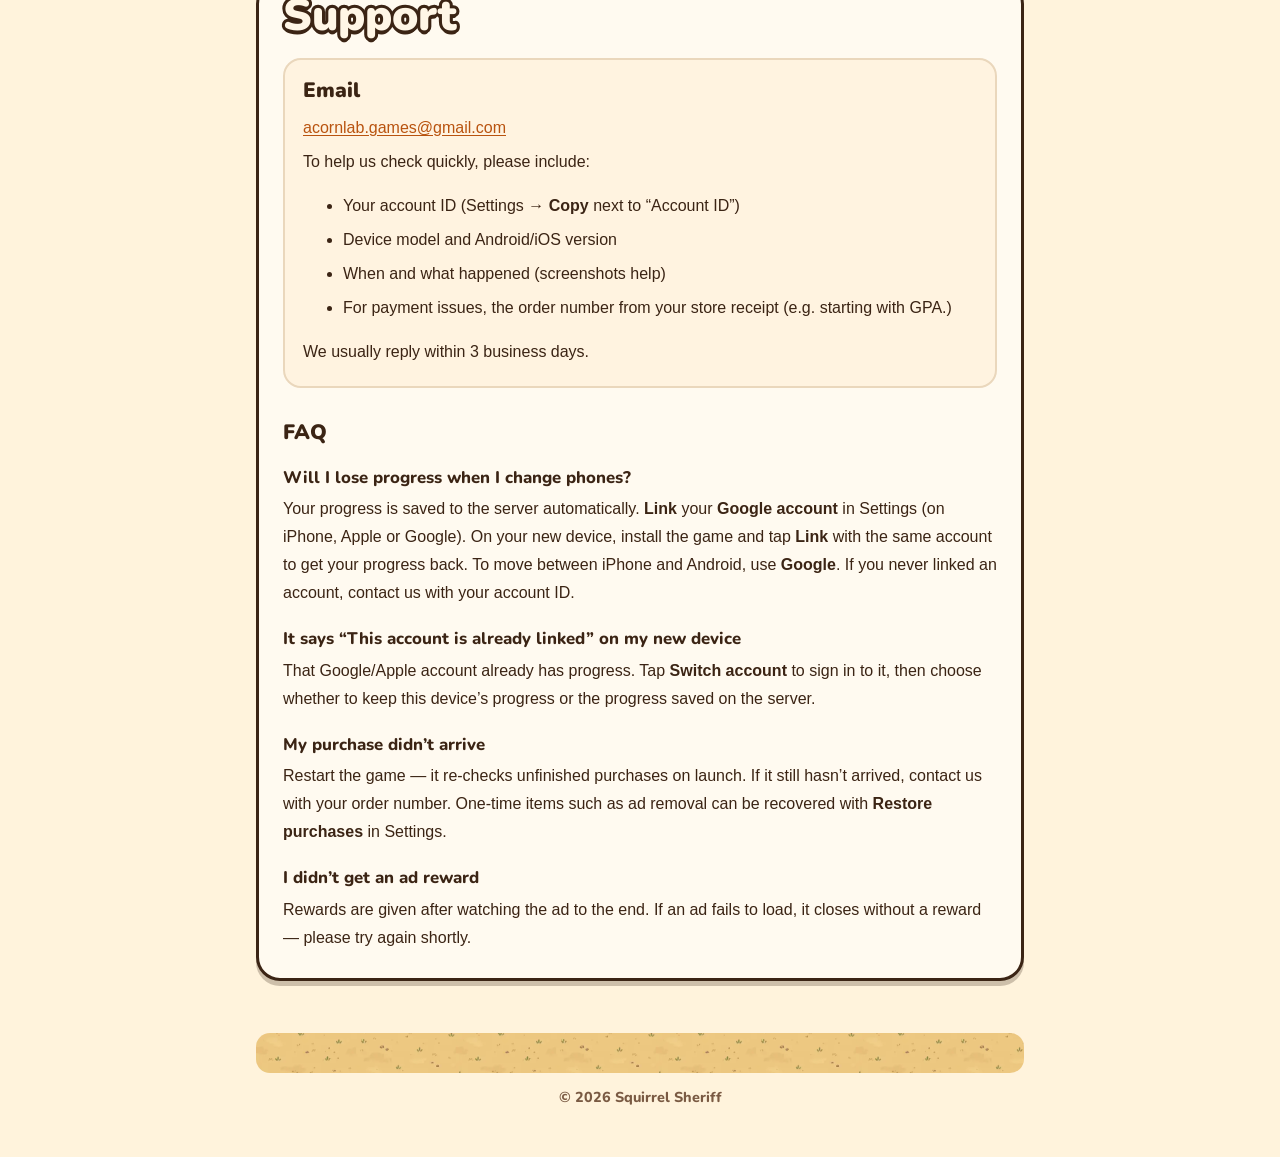
<file: support.html>
<!doctype html>
<html lang="ko">
<head>
<meta charset="utf-8">
<meta name="viewport" content="width=device-width, initial-scale=1">
<title>문의 · Support — 다람쥐 키우기</title>
<link rel="stylesheet" href="style.css">
</head>
<body>
<main>
<header>
  <h1>문의하기</h1>
  <p class="sub">다람쥐 키우기 : 방치형 성장 RPG (Squirrel Sheriff)</p>
  <div class="lang"><a href="#ko">한국어</a><a href="#en">English</a></div>
</header>
<nav class="nav"><a href="index.html">처음으로 / Home</a><a href="terms.html">이용약관 / Terms</a><a href="privacy.html">개인정보처리방침 / Privacy</a><a href="delete.html">데이터 삭제 / Data deletion</a></nav>

<section id="ko">
<div class="card">
<h2>메일</h2>
<p><a href="mailto:acornlab.games@gmail.com?subject=%5BSquirrel%20Sheriff%5D%20%EB%AC%B8%EC%9D%98">acornlab.games@gmail.com</a></p>
<p>빠른 확인을 위해 아래 내용을 함께 보내 주세요.</p>
<ul>
  <li>계정 ID (게임 설정 → ‘계정 ID’ 옆 <b>복사</b>)</li>
  <li>기기 모델과 안드로이드/iOS 버전</li>
  <li>문제가 생긴 시각과 상황 (스크린샷이 있으면 좋아요)</li>
  <li>결제 문의라면 스토어 영수증의 주문 번호 (GPA.로 시작하는 번호 등)</li>
</ul>
<p>보통 3영업일 안에 답장드립니다.</p>
</div>
<div class="card">
<h2>네이버 게임 공식 라운지</h2>
<p><a href="https://game.naver.com/lounge/Squirrel_Sheriff/home">다람쥐 키우기 공식 라운지 바로 가기</a></p>
<p>게임 질문, 공략 · 팁, 버그 제보는 공식 라운지에도 남길 수 있어요. 다른 이용자와 운영자가 함께 봐요. 글을 쓰려면 네이버 아이디가 필요해요.</p>
<p>결제 · 환불 · 계정 · 저장 복구 문의는 개인 정보가 담기니 위 메일로 보내 주세요.</p>
</div>
<h2>자주 묻는 질문</h2>
<h3>휴대폰을 바꾸면 진행이 사라지나요?</h3>
<p>진행은 서버에 자동으로 저장됩니다. 설정에서 <b>Google 계정</b>(아이폰은 Apple 또는 Google)을 <b>연동</b>해 두면, 새 기기에 게임을 설치하고 같은 계정으로 <b>연동하기</b>를 눌러 진행을 되찾을 수 있습니다. 아이폰과 안드로이드 사이를 옮길 때는 <b>Google 연동</b>을 쓰세요. 연동하지 않았다면 계정 ID와 함께 문의해 주세요.</p>
<h3>새 기기에서 연동했더니 ‘이미 연동된 계정’이라고 나와요</h3>
<p>그 Google·Apple 계정에 예전 진행이 있다는 뜻입니다. <b>계정 바꾸기</b>를 누르면 그 계정으로 로그인하고, 이 기기 진행과 서버에 저장된 진행 중 어느 쪽을 쓸지 고를 수 있습니다.</p>
<h3>산 상품이 들어오지 않았어요</h3>
<p>게임을 껐다 다시 켜면 처리되지 않은 구매를 다시 확인합니다. 그래도 들어오지 않으면 주문 번호와 함께 문의해 주세요. 광고 제거 같은 한 번만 사는 상품은 설정의 <b>구매 복원</b>으로 되찾을 수 있습니다.</p>
<h3>광고 보상을 못 받았어요</h3>
<p>광고를 끝까지 봐야 보상이 들어옵니다. 광고를 불러오지 못하면 보상 없이 닫히며, 잠시 뒤 다시 시도할 수 있습니다.</p>
</section>

<hr style="margin:40px 0;border:0;border-top:1px solid var(--line)">

<section id="en" lang="en">
<h1>Support</h1>
<div class="card">
<h2>Email</h2>
<p><a href="mailto:acornlab.games@gmail.com?subject=%5BSquirrel%20Sheriff%5D%20Support">acornlab.games@gmail.com</a></p>
<p>To help us check quickly, please include:</p>
<ul>
  <li>Your account ID (Settings → <b>Copy</b> next to “Account ID”)</li>
  <li>Device model and Android/iOS version</li>
  <li>When and what happened (screenshots help)</li>
  <li>For payment issues, the order number from your store receipt (e.g. starting with GPA.)</li>
</ul>
<p>We usually reply within 3 business days.</p>
</div>
<h2>FAQ</h2>
<h3>Will I lose progress when I change phones?</h3>
<p>Your progress is saved to the server automatically. <b>Link</b> your <b>Google account</b> in Settings (on iPhone, Apple or Google). On your new device, install the game and tap <b>Link</b> with the same account to get your progress back. To move between iPhone and Android, use <b>Google</b>. If you never linked an account, contact us with your account ID.</p>
<h3>It says “This account is already linked” on my new device</h3>
<p>That Google/Apple account already has progress. Tap <b>Switch account</b> to sign in to it, then choose whether to keep this device’s progress or the progress saved on the server.</p>
<h3>My purchase didn’t arrive</h3>
<p>Restart the game — it re-checks unfinished purchases on launch. If it still hasn’t arrived, contact us with your order number. One-time items such as ad removal can be recovered with <b>Restore purchases</b> in Settings.</p>
<h3>I didn’t get an ad reward</h3>
<p>Rewards are given after watching the ad to the end. If an ad fails to load, it closes without a reward — please try again shortly.</p>
</section>

<footer>© 2026 Squirrel Sheriff</footer>
</main>
</body>
</html>
</file>
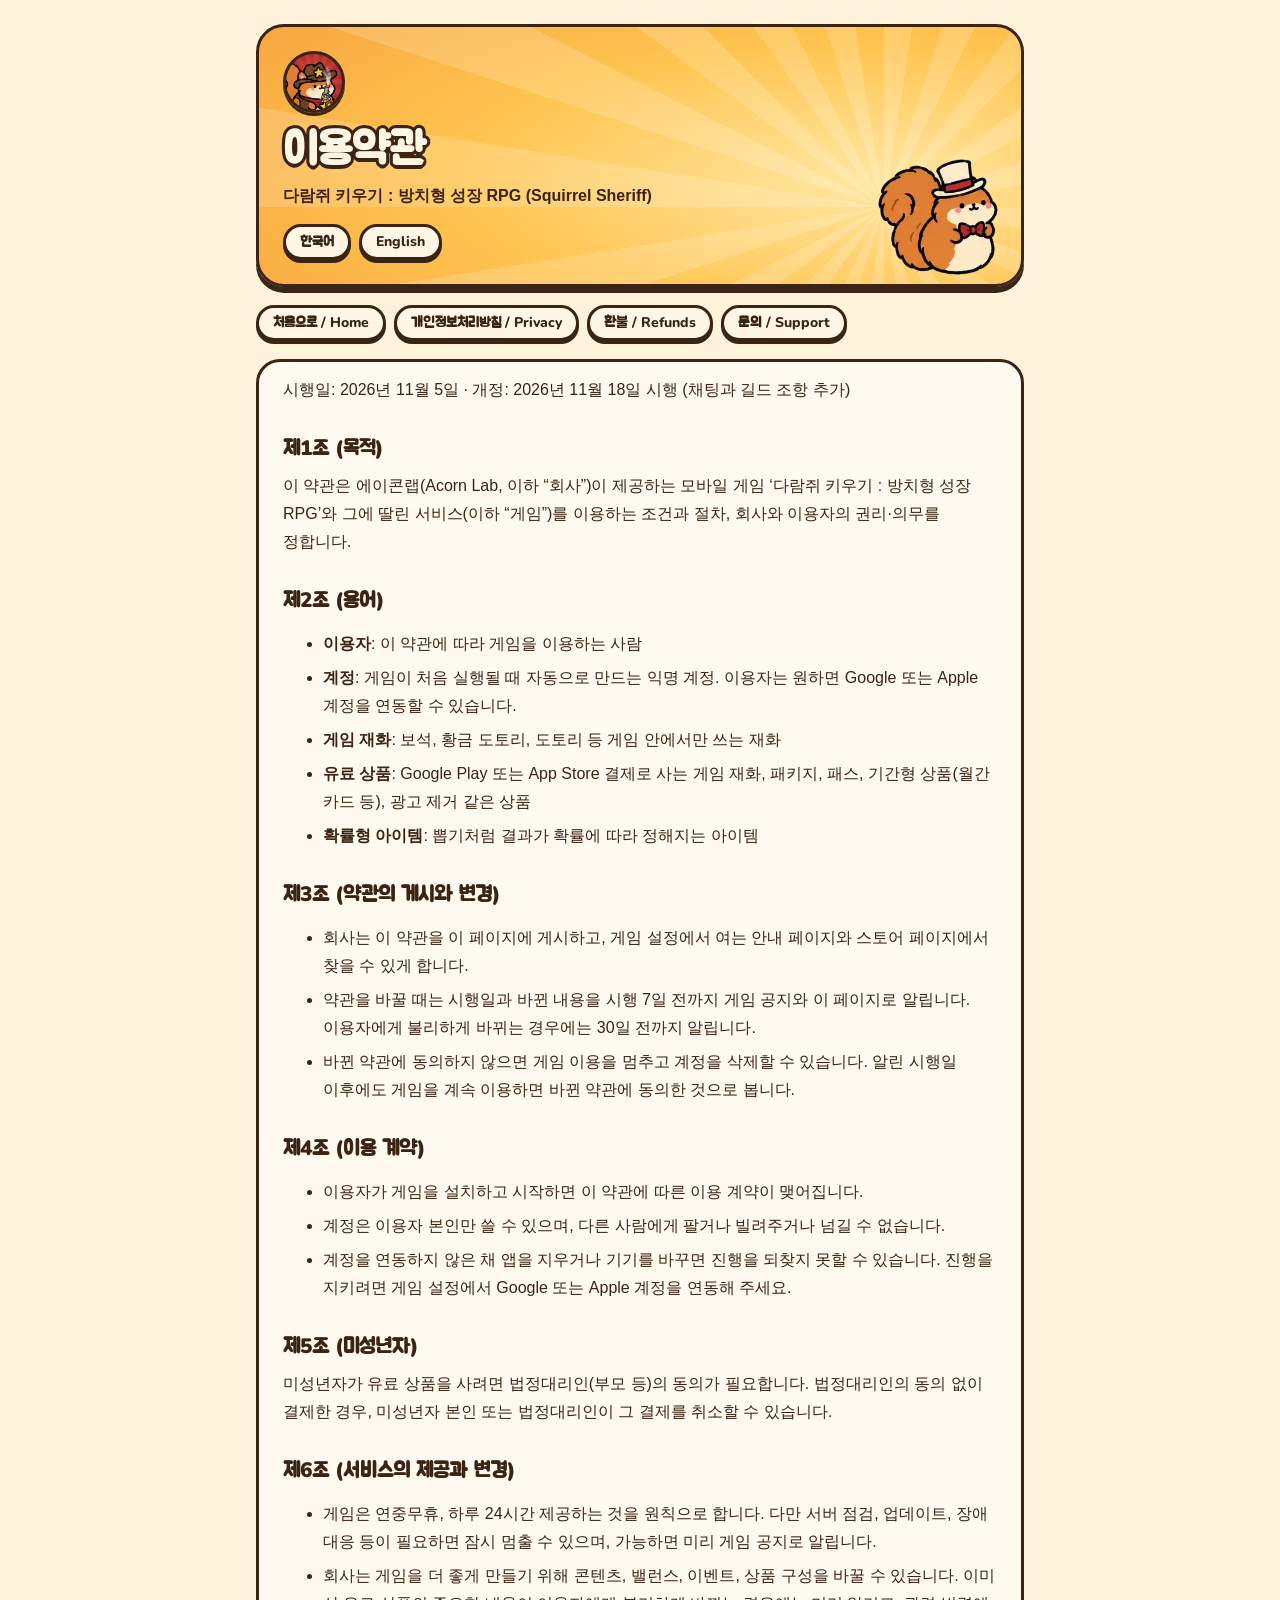
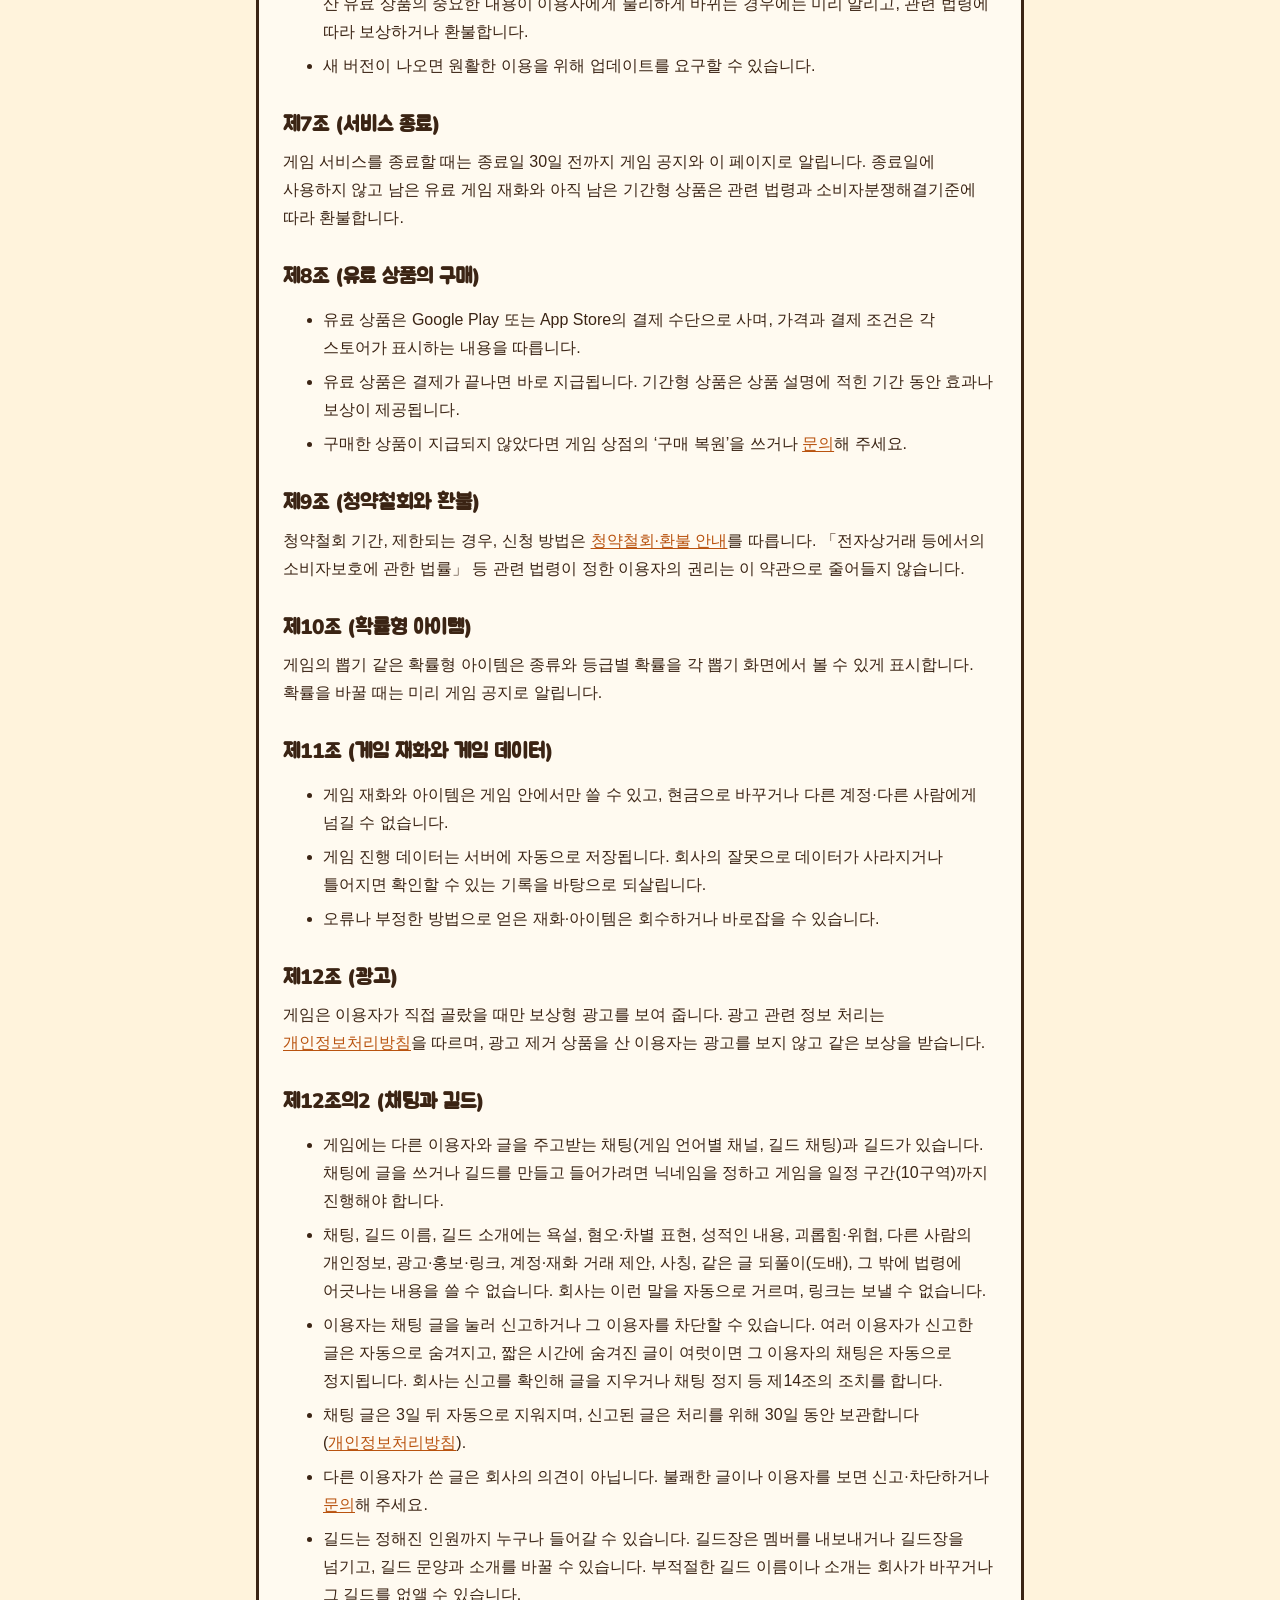
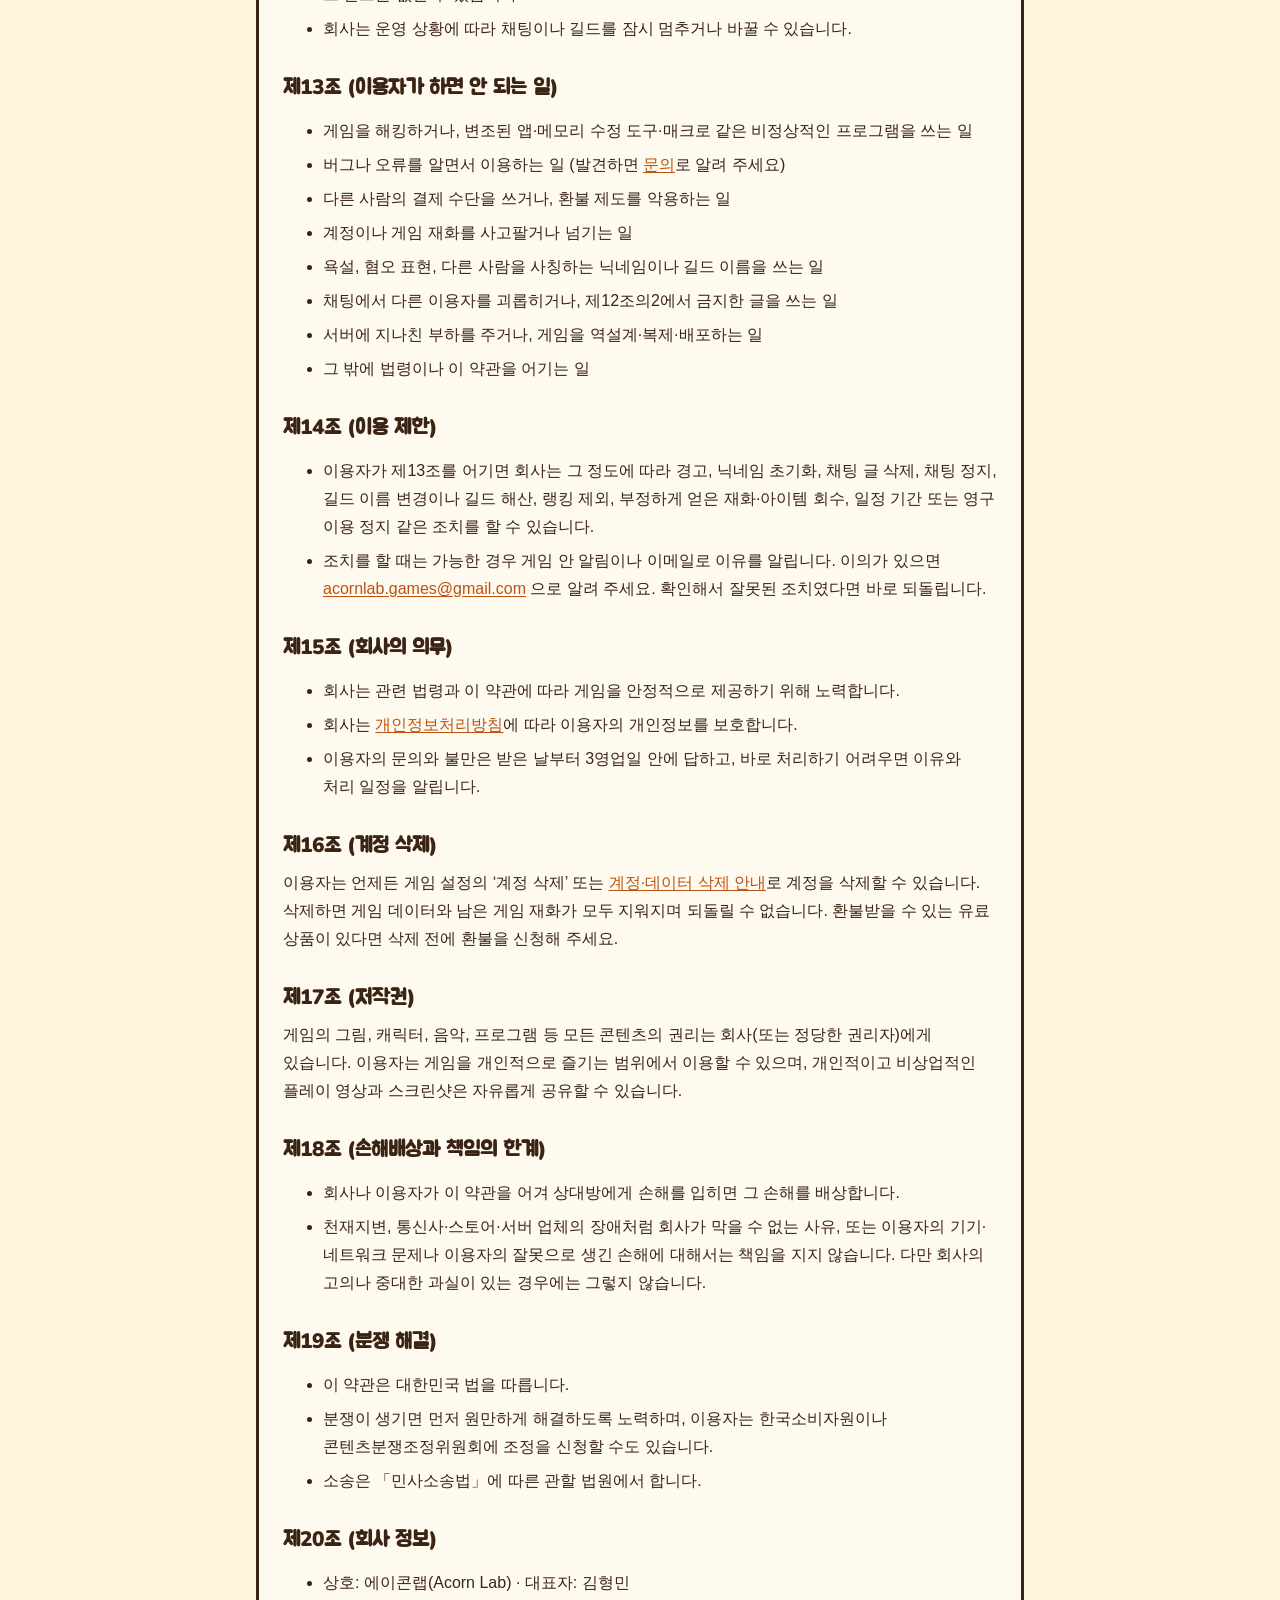
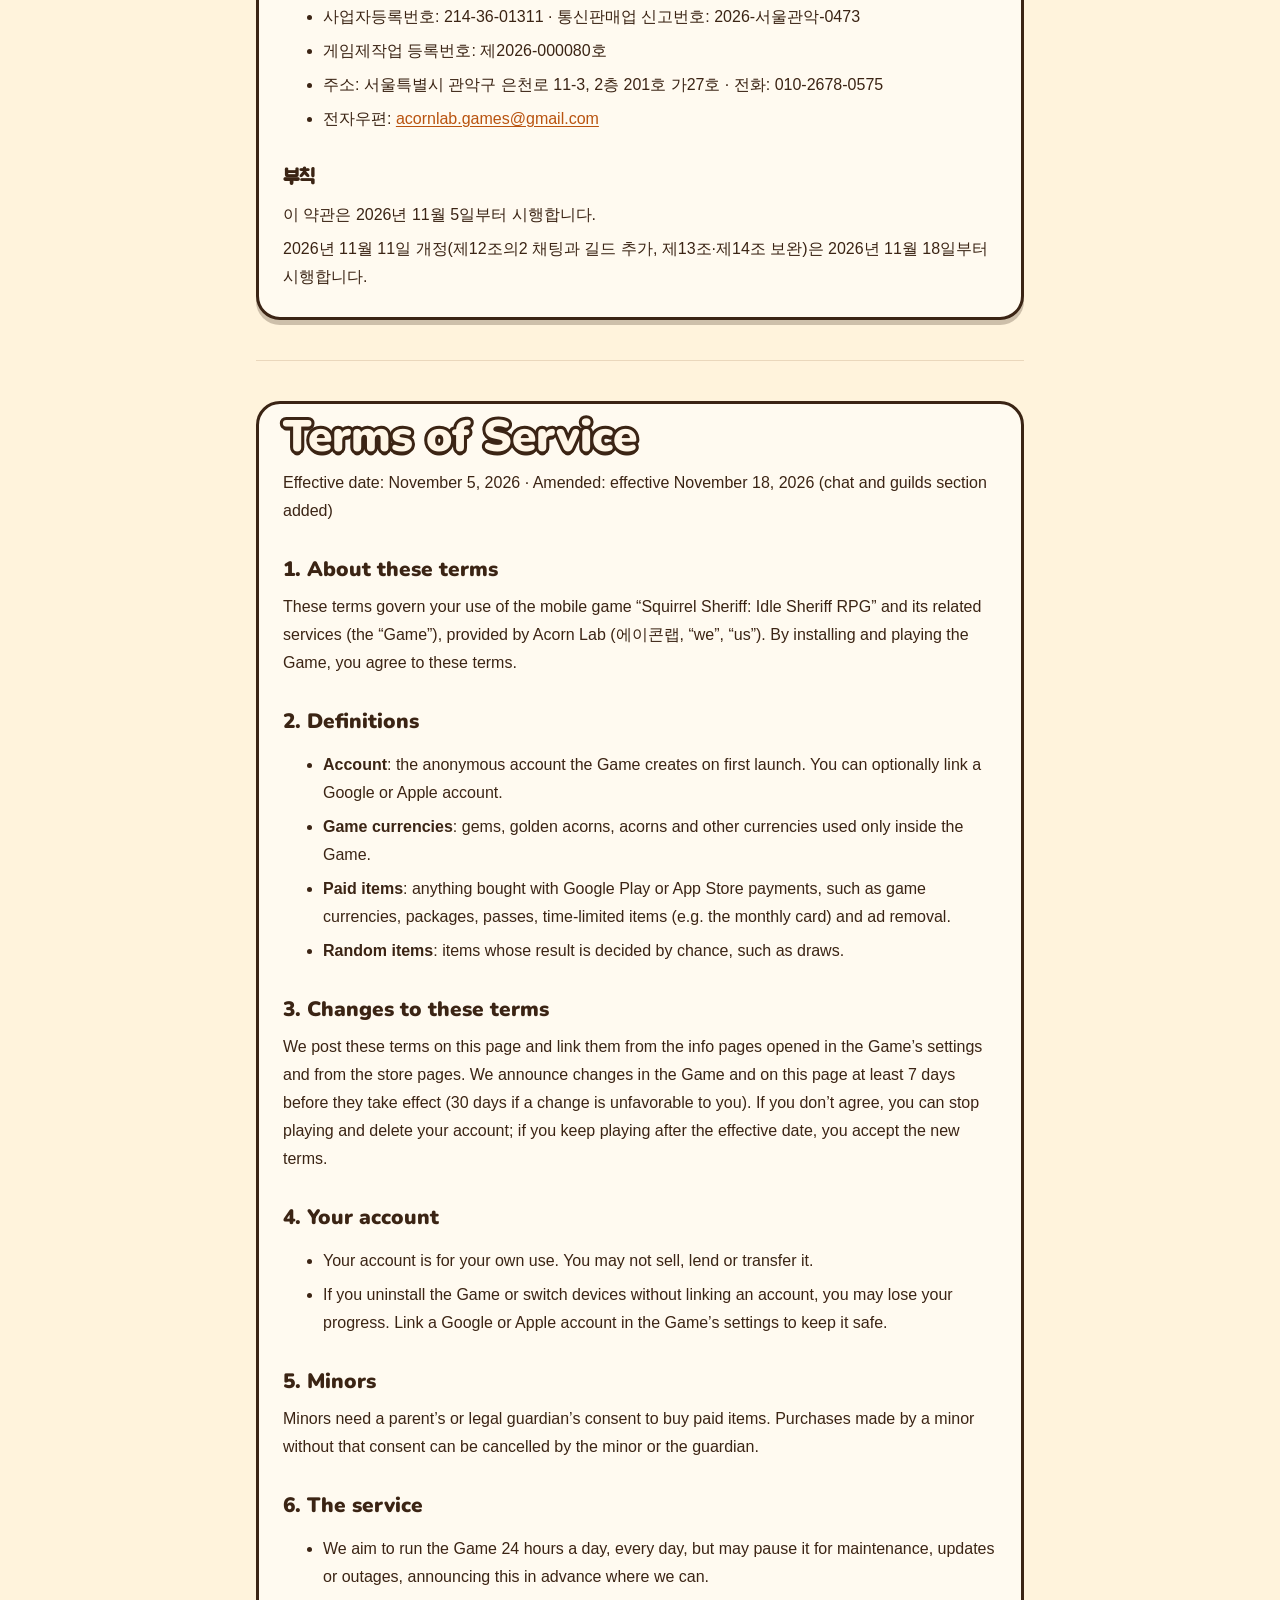
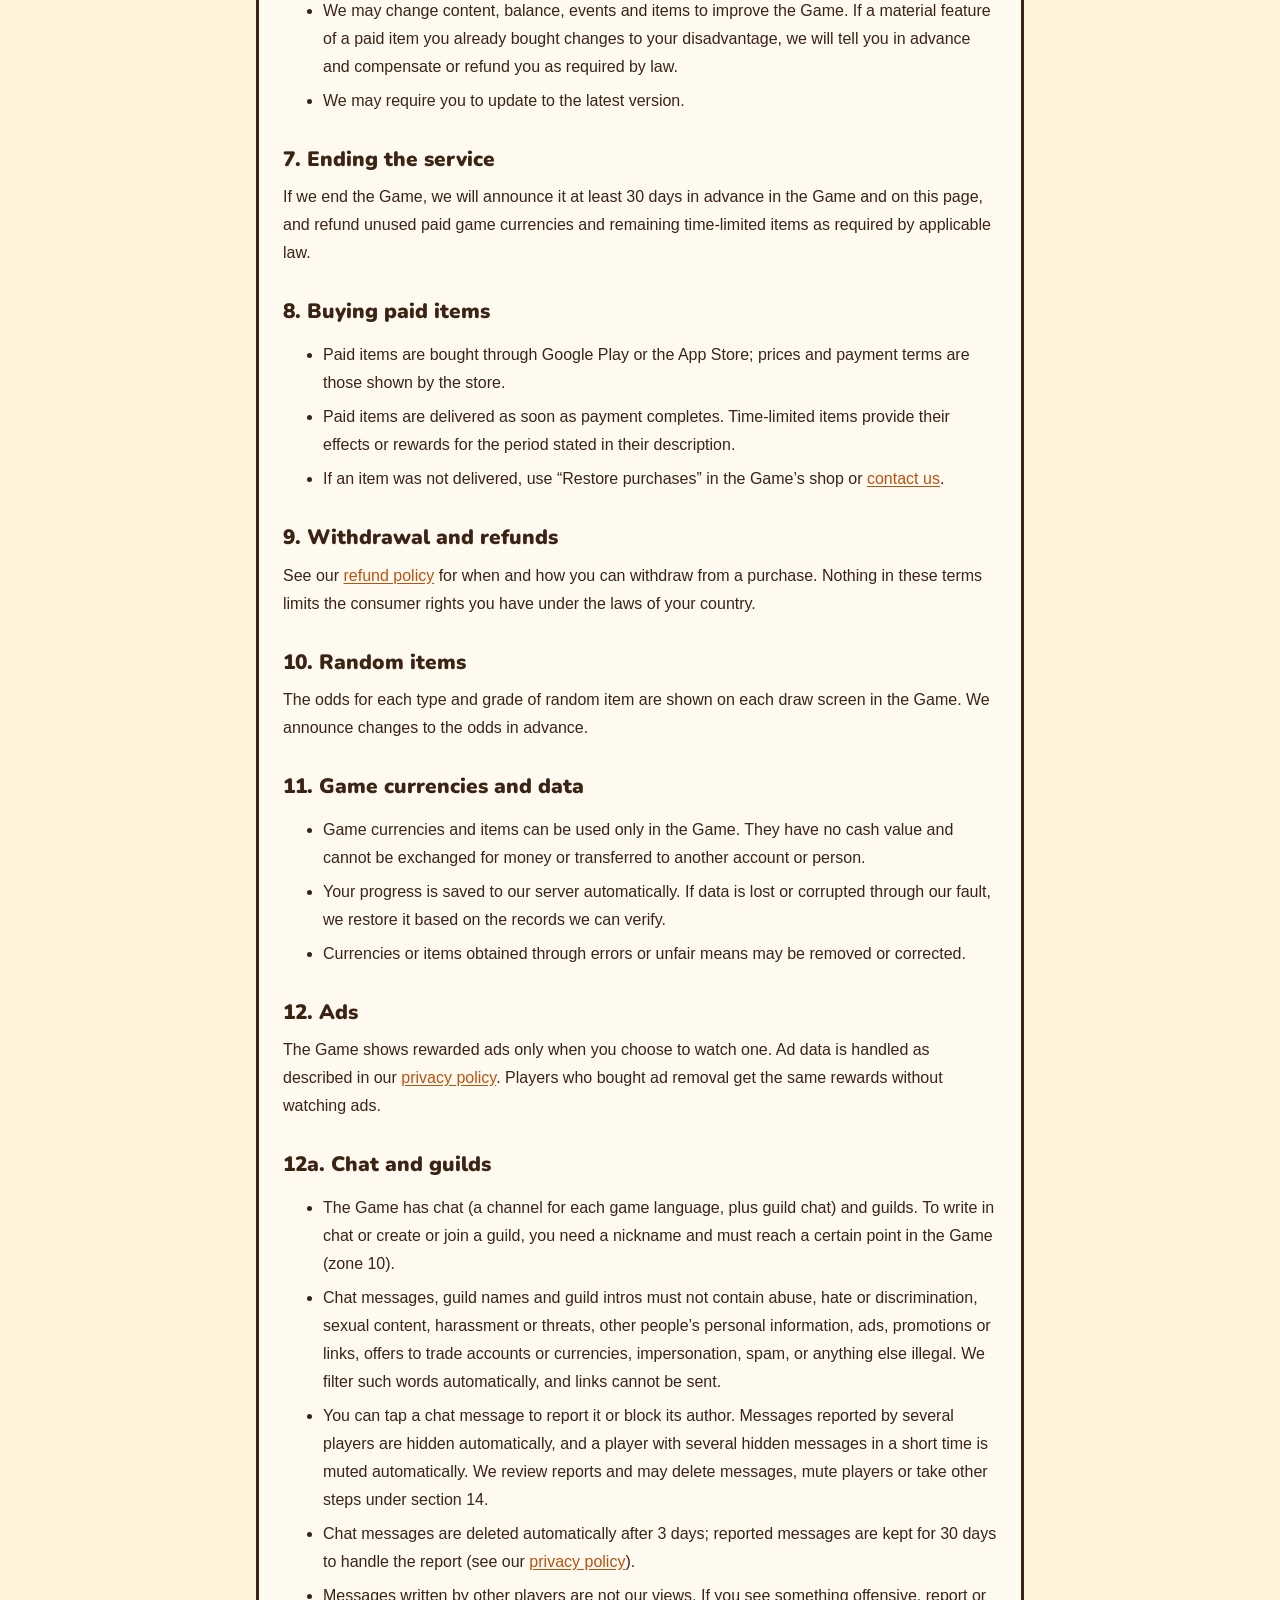
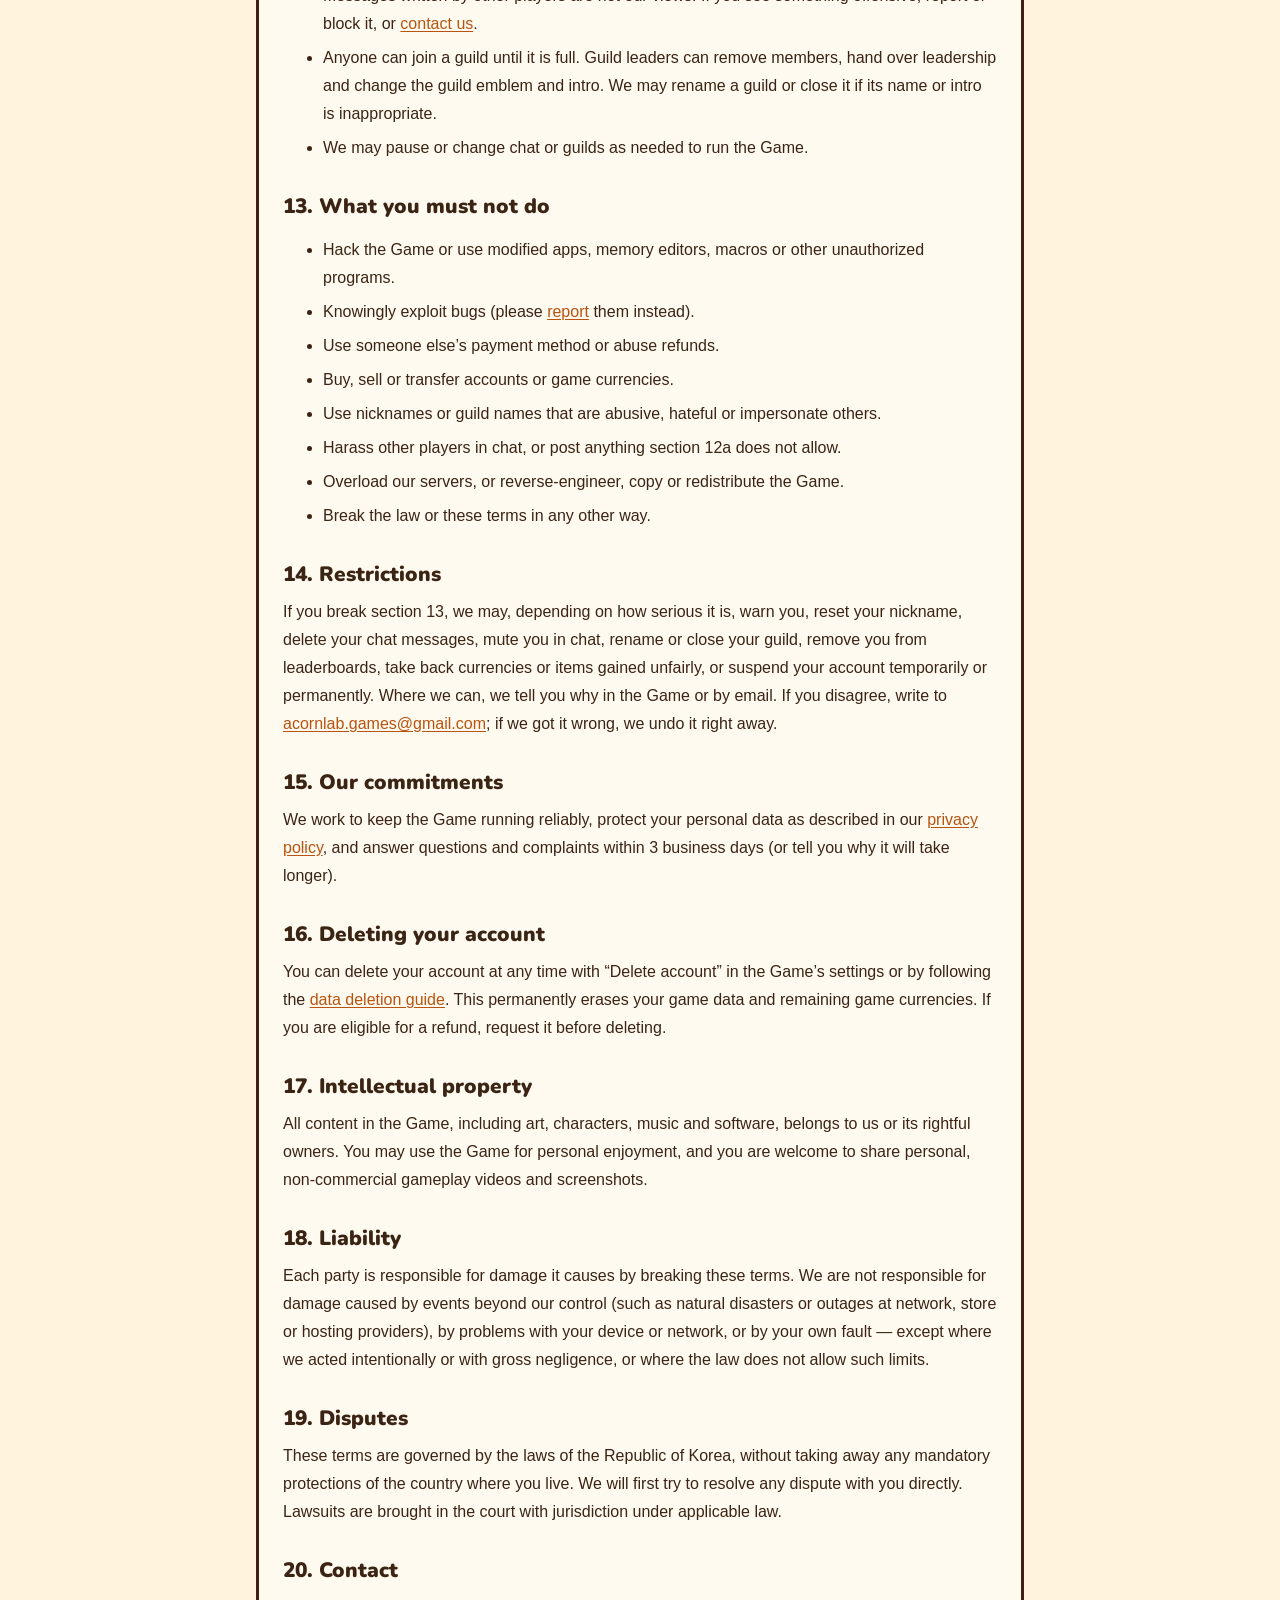
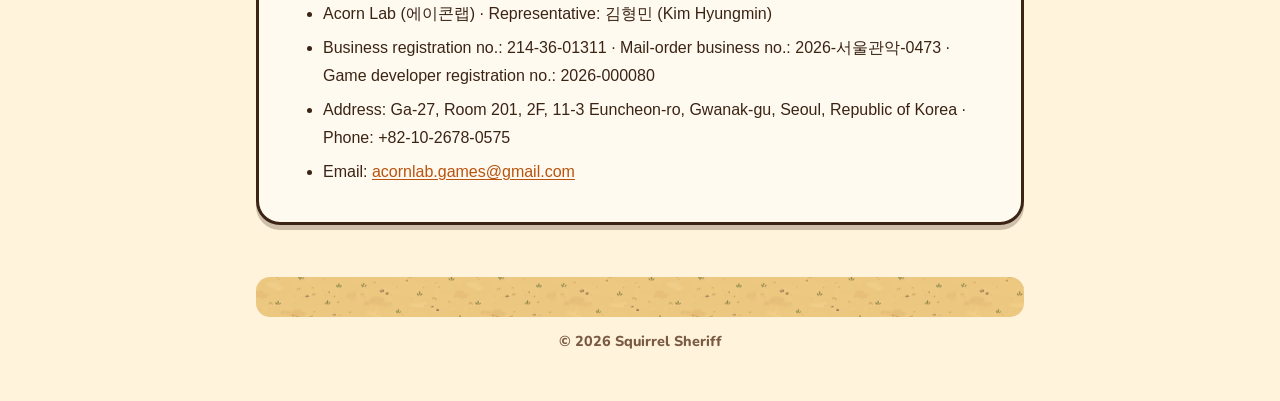
<file: terms.html>
<!doctype html>
<html lang="ko">
<head>
<meta charset="utf-8">
<meta name="viewport" content="width=device-width, initial-scale=1">
<title>이용약관 · Terms of Service — 다람쥐 키우기</title>
<link rel="stylesheet" href="style.css">
</head>
<body>
<main>
<header>
  <h1>이용약관</h1>
  <p class="sub">다람쥐 키우기 : 방치형 성장 RPG (Squirrel Sheriff)</p>
  <div class="lang"><a href="#ko">한국어</a><a href="#en">English</a></div>
</header>
<nav class="nav"><a href="index.html">처음으로 / Home</a><a href="privacy.html">개인정보처리방침 / Privacy</a><a href="refund.html">환불 / Refunds</a><a href="support.html">문의 / Support</a></nav>

<section id="ko">
<p>시행일: 2026년 11월 5일 · 개정: 2026년 11월 18일 시행 (채팅과 길드 조항 추가)</p>

<h2>제1조 (목적)</h2>
<p>이 약관은 에이콘랩(Acorn Lab, 이하 “회사”)이 제공하는 모바일 게임 ‘다람쥐 키우기 : 방치형 성장 RPG’와 그에 딸린 서비스(이하 “게임”)를 이용하는 조건과 절차, 회사와 이용자의 권리·의무를 정합니다.</p>

<h2>제2조 (용어)</h2>
<ul>
  <li><b>이용자</b>: 이 약관에 따라 게임을 이용하는 사람</li>
  <li><b>계정</b>: 게임이 처음 실행될 때 자동으로 만드는 익명 계정. 이용자는 원하면 Google 또는 Apple 계정을 연동할 수 있습니다.</li>
  <li><b>게임 재화</b>: 보석, 황금 도토리, 도토리 등 게임 안에서만 쓰는 재화</li>
  <li><b>유료 상품</b>: Google Play 또는 App Store 결제로 사는 게임 재화, 패키지, 패스, 기간형 상품(월간 카드 등), 광고 제거 같은 상품</li>
  <li><b>확률형 아이템</b>: 뽑기처럼 결과가 확률에 따라 정해지는 아이템</li>
</ul>

<h2>제3조 (약관의 게시와 변경)</h2>
<ul>
  <li>회사는 이 약관을 이 페이지에 게시하고, 게임 설정에서 여는 안내 페이지와 스토어 페이지에서 찾을 수 있게 합니다.</li>
  <li>약관을 바꿀 때는 시행일과 바뀐 내용을 시행 7일 전까지 게임 공지와 이 페이지로 알립니다. 이용자에게 불리하게 바뀌는 경우에는 30일 전까지 알립니다.</li>
  <li>바뀐 약관에 동의하지 않으면 게임 이용을 멈추고 계정을 삭제할 수 있습니다. 알린 시행일 이후에도 게임을 계속 이용하면 바뀐 약관에 동의한 것으로 봅니다.</li>
</ul>

<h2>제4조 (이용 계약)</h2>
<ul>
  <li>이용자가 게임을 설치하고 시작하면 이 약관에 따른 이용 계약이 맺어집니다.</li>
  <li>계정은 이용자 본인만 쓸 수 있으며, 다른 사람에게 팔거나 빌려주거나 넘길 수 없습니다.</li>
  <li>계정을 연동하지 않은 채 앱을 지우거나 기기를 바꾸면 진행을 되찾지 못할 수 있습니다. 진행을 지키려면 게임 설정에서 Google 또는 Apple 계정을 연동해 주세요.</li>
</ul>

<h2>제5조 (미성년자)</h2>
<p>미성년자가 유료 상품을 사려면 법정대리인(부모 등)의 동의가 필요합니다. 법정대리인의 동의 없이 결제한 경우, 미성년자 본인 또는 법정대리인이 그 결제를 취소할 수 있습니다.</p>

<h2>제6조 (서비스의 제공과 변경)</h2>
<ul>
  <li>게임은 연중무휴, 하루 24시간 제공하는 것을 원칙으로 합니다. 다만 서버 점검, 업데이트, 장애 대응 등이 필요하면 잠시 멈출 수 있으며, 가능하면 미리 게임 공지로 알립니다.</li>
  <li>회사는 게임을 더 좋게 만들기 위해 콘텐츠, 밸런스, 이벤트, 상품 구성을 바꿀 수 있습니다. 이미 산 유료 상품의 중요한 내용이 이용자에게 불리하게 바뀌는 경우에는 미리 알리고, 관련 법령에 따라 보상하거나 환불합니다.</li>
  <li>새 버전이 나오면 원활한 이용을 위해 업데이트를 요구할 수 있습니다.</li>
</ul>

<h2>제7조 (서비스 종료)</h2>
<p>게임 서비스를 종료할 때는 종료일 30일 전까지 게임 공지와 이 페이지로 알립니다. 종료일에 사용하지 않고 남은 유료 게임 재화와 아직 남은 기간형 상품은 관련 법령과 소비자분쟁해결기준에 따라 환불합니다.</p>

<h2>제8조 (유료 상품의 구매)</h2>
<ul>
  <li>유료 상품은 Google Play 또는 App Store의 결제 수단으로 사며, 가격과 결제 조건은 각 스토어가 표시하는 내용을 따릅니다.</li>
  <li>유료 상품은 결제가 끝나면 바로 지급됩니다. 기간형 상품은 상품 설명에 적힌 기간 동안 효과나 보상이 제공됩니다.</li>
  <li>구매한 상품이 지급되지 않았다면 게임 상점의 ‘구매 복원’을 쓰거나 <a href="support.html">문의</a>해 주세요.</li>
</ul>

<h2>제9조 (청약철회와 환불)</h2>
<p>청약철회 기간, 제한되는 경우, 신청 방법은 <a href="refund.html">청약철회·환불 안내</a>를 따릅니다. 「전자상거래 등에서의 소비자보호에 관한 법률」 등 관련 법령이 정한 이용자의 권리는 이 약관으로 줄어들지 않습니다.</p>

<h2>제10조 (확률형 아이템)</h2>
<p>게임의 뽑기 같은 확률형 아이템은 종류와 등급별 확률을 각 뽑기 화면에서 볼 수 있게 표시합니다. 확률을 바꿀 때는 미리 게임 공지로 알립니다.</p>

<h2>제11조 (게임 재화와 게임 데이터)</h2>
<ul>
  <li>게임 재화와 아이템은 게임 안에서만 쓸 수 있고, 현금으로 바꾸거나 다른 계정·다른 사람에게 넘길 수 없습니다.</li>
  <li>게임 진행 데이터는 서버에 자동으로 저장됩니다. 회사의 잘못으로 데이터가 사라지거나 틀어지면 확인할 수 있는 기록을 바탕으로 되살립니다.</li>
  <li>오류나 부정한 방법으로 얻은 재화·아이템은 회수하거나 바로잡을 수 있습니다.</li>
</ul>

<h2>제12조 (광고)</h2>
<p>게임은 이용자가 직접 골랐을 때만 보상형 광고를 보여 줍니다. 광고 관련 정보 처리는 <a href="privacy.html">개인정보처리방침</a>을 따르며, 광고 제거 상품을 산 이용자는 광고를 보지 않고 같은 보상을 받습니다.</p>

<h2>제12조의2 (채팅과 길드)</h2>
<ul>
  <li>게임에는 다른 이용자와 글을 주고받는 채팅(게임 언어별 채널, 길드 채팅)과 길드가 있습니다. 채팅에 글을 쓰거나 길드를 만들고 들어가려면 닉네임을 정하고 게임을 일정 구간(10구역)까지 진행해야 합니다.</li>
  <li>채팅, 길드 이름, 길드 소개에는 욕설, 혐오·차별 표현, 성적인 내용, 괴롭힘·위협, 다른 사람의 개인정보, 광고·홍보·링크, 계정·재화 거래 제안, 사칭, 같은 글 되풀이(도배), 그 밖에 법령에 어긋나는 내용을 쓸 수 없습니다. 회사는 이런 말을 자동으로 거르며, 링크는 보낼 수 없습니다.</li>
  <li>이용자는 채팅 글을 눌러 신고하거나 그 이용자를 차단할 수 있습니다. 여러 이용자가 신고한 글은 자동으로 숨겨지고, 짧은 시간에 숨겨진 글이 여럿이면 그 이용자의 채팅은 자동으로 정지됩니다. 회사는 신고를 확인해 글을 지우거나 채팅 정지 등 제14조의 조치를 합니다.</li>
  <li>채팅 글은 3일 뒤 자동으로 지워지며, 신고된 글은 처리를 위해 30일 동안 보관합니다(<a href="privacy.html">개인정보처리방침</a>).</li>
  <li>다른 이용자가 쓴 글은 회사의 의견이 아닙니다. 불쾌한 글이나 이용자를 보면 신고·차단하거나 <a href="support.html">문의</a>해 주세요.</li>
  <li>길드는 정해진 인원까지 누구나 들어갈 수 있습니다. 길드장은 멤버를 내보내거나 길드장을 넘기고, 길드 문양과 소개를 바꿀 수 있습니다. 부적절한 길드 이름이나 소개는 회사가 바꾸거나 그 길드를 없앨 수 있습니다.</li>
  <li>회사는 운영 상황에 따라 채팅이나 길드를 잠시 멈추거나 바꿀 수 있습니다.</li>
</ul>

<h2>제13조 (이용자가 하면 안 되는 일)</h2>
<ul>
  <li>게임을 해킹하거나, 변조된 앱·메모리 수정 도구·매크로 같은 비정상적인 프로그램을 쓰는 일</li>
  <li>버그나 오류를 알면서 이용하는 일 (발견하면 <a href="support.html">문의</a>로 알려 주세요)</li>
  <li>다른 사람의 결제 수단을 쓰거나, 환불 제도를 악용하는 일</li>
  <li>계정이나 게임 재화를 사고팔거나 넘기는 일</li>
  <li>욕설, 혐오 표현, 다른 사람을 사칭하는 닉네임이나 길드 이름을 쓰는 일</li>
  <li>채팅에서 다른 이용자를 괴롭히거나, 제12조의2에서 금지한 글을 쓰는 일</li>
  <li>서버에 지나친 부하를 주거나, 게임을 역설계·복제·배포하는 일</li>
  <li>그 밖에 법령이나 이 약관을 어기는 일</li>
</ul>

<h2>제14조 (이용 제한)</h2>
<ul>
  <li>이용자가 제13조를 어기면 회사는 그 정도에 따라 경고, 닉네임 초기화, 채팅 글 삭제, 채팅 정지, 길드 이름 변경이나 길드 해산, 랭킹 제외, 부정하게 얻은 재화·아이템 회수, 일정 기간 또는 영구 이용 정지 같은 조치를 할 수 있습니다.</li>
  <li>조치를 할 때는 가능한 경우 게임 안 알림이나 이메일로 이유를 알립니다. 이의가 있으면 <a href="mailto:acornlab.games@gmail.com">acornlab.games@gmail.com</a> 으로 알려 주세요. 확인해서 잘못된 조치였다면 바로 되돌립니다.</li>
</ul>

<h2>제15조 (회사의 의무)</h2>
<ul>
  <li>회사는 관련 법령과 이 약관에 따라 게임을 안정적으로 제공하기 위해 노력합니다.</li>
  <li>회사는 <a href="privacy.html">개인정보처리방침</a>에 따라 이용자의 개인정보를 보호합니다.</li>
  <li>이용자의 문의와 불만은 받은 날부터 3영업일 안에 답하고, 바로 처리하기 어려우면 이유와 처리 일정을 알립니다.</li>
</ul>

<h2>제16조 (계정 삭제)</h2>
<p>이용자는 언제든 게임 설정의 ‘계정 삭제’ 또는 <a href="delete.html">계정·데이터 삭제 안내</a>로 계정을 삭제할 수 있습니다. 삭제하면 게임 데이터와 남은 게임 재화가 모두 지워지며 되돌릴 수 없습니다. 환불받을 수 있는 유료 상품이 있다면 삭제 전에 환불을 신청해 주세요.</p>

<h2>제17조 (저작권)</h2>
<p>게임의 그림, 캐릭터, 음악, 프로그램 등 모든 콘텐츠의 권리는 회사(또는 정당한 권리자)에게 있습니다. 이용자는 게임을 개인적으로 즐기는 범위에서 이용할 수 있으며, 개인적이고 비상업적인 플레이 영상과 스크린샷은 자유롭게 공유할 수 있습니다.</p>

<h2>제18조 (손해배상과 책임의 한계)</h2>
<ul>
  <li>회사나 이용자가 이 약관을 어겨 상대방에게 손해를 입히면 그 손해를 배상합니다.</li>
  <li>천재지변, 통신사·스토어·서버 업체의 장애처럼 회사가 막을 수 없는 사유, 또는 이용자의 기기·네트워크 문제나 이용자의 잘못으로 생긴 손해에 대해서는 책임을 지지 않습니다. 다만 회사의 고의나 중대한 과실이 있는 경우에는 그렇지 않습니다.</li>
</ul>

<h2>제19조 (분쟁 해결)</h2>
<ul>
  <li>이 약관은 대한민국 법을 따릅니다.</li>
  <li>분쟁이 생기면 먼저 원만하게 해결하도록 노력하며, 이용자는 한국소비자원이나 콘텐츠분쟁조정위원회에 조정을 신청할 수도 있습니다.</li>
  <li>소송은 「민사소송법」에 따른 관할 법원에서 합니다.</li>
</ul>

<h2>제20조 (회사 정보)</h2>
<ul>
  <li>상호: 에이콘랩(Acorn Lab) · 대표자: 김형민</li>
  <li>사업자등록번호: 214-36-01311 · 통신판매업 신고번호: 2026-서울관악-0473</li>
  <li>게임제작업 등록번호: 제2026-000080호</li>
  <li>주소: 서울특별시 관악구 은천로 11-3, 2층 201호 가27호 · 전화: 010-2678-0575</li>
  <li>전자우편: <a href="mailto:acornlab.games@gmail.com">acornlab.games@gmail.com</a></li>
</ul>

<h2>부칙</h2>
<p>이 약관은 2026년 11월 5일부터 시행합니다.</p>
<p>2026년 11월 11일 개정(제12조의2 채팅과 길드 추가, 제13조·제14조 보완)은 2026년 11월 18일부터 시행합니다.</p>
</section>

<hr style="margin:40px 0;border:0;border-top:1px solid var(--line)">

<section id="en" lang="en">
<h1>Terms of Service</h1>
<p>Effective date: November 5, 2026 · Amended: effective November 18, 2026 (chat and guilds section added)</p>

<h2>1. About these terms</h2>
<p>These terms govern your use of the mobile game “Squirrel Sheriff: Idle Sheriff RPG” and its related services (the “Game”), provided by Acorn Lab (에이콘랩, “we”, “us”). By installing and playing the Game, you agree to these terms.</p>

<h2>2. Definitions</h2>
<ul>
  <li><b>Account</b>: the anonymous account the Game creates on first launch. You can optionally link a Google or Apple account.</li>
  <li><b>Game currencies</b>: gems, golden acorns, acorns and other currencies used only inside the Game.</li>
  <li><b>Paid items</b>: anything bought with Google Play or App Store payments, such as game currencies, packages, passes, time-limited items (e.g. the monthly card) and ad removal.</li>
  <li><b>Random items</b>: items whose result is decided by chance, such as draws.</li>
</ul>

<h2>3. Changes to these terms</h2>
<p>We post these terms on this page and link them from the info pages opened in the Game’s settings and from the store pages. We announce changes in the Game and on this page at least 7 days before they take effect (30 days if a change is unfavorable to you). If you don’t agree, you can stop playing and delete your account; if you keep playing after the effective date, you accept the new terms.</p>

<h2>4. Your account</h2>
<ul>
  <li>Your account is for your own use. You may not sell, lend or transfer it.</li>
  <li>If you uninstall the Game or switch devices without linking an account, you may lose your progress. Link a Google or Apple account in the Game’s settings to keep it safe.</li>
</ul>

<h2>5. Minors</h2>
<p>Minors need a parent’s or legal guardian’s consent to buy paid items. Purchases made by a minor without that consent can be cancelled by the minor or the guardian.</p>

<h2>6. The service</h2>
<ul>
  <li>We aim to run the Game 24 hours a day, every day, but may pause it for maintenance, updates or outages, announcing this in advance where we can.</li>
  <li>We may change content, balance, events and items to improve the Game. If a material feature of a paid item you already bought changes to your disadvantage, we will tell you in advance and compensate or refund you as required by law.</li>
  <li>We may require you to update to the latest version.</li>
</ul>

<h2>7. Ending the service</h2>
<p>If we end the Game, we will announce it at least 30 days in advance in the Game and on this page, and refund unused paid game currencies and remaining time-limited items as required by applicable law.</p>

<h2>8. Buying paid items</h2>
<ul>
  <li>Paid items are bought through Google Play or the App Store; prices and payment terms are those shown by the store.</li>
  <li>Paid items are delivered as soon as payment completes. Time-limited items provide their effects or rewards for the period stated in their description.</li>
  <li>If an item was not delivered, use “Restore purchases” in the Game’s shop or <a href="support.html">contact us</a>.</li>
</ul>

<h2>9. Withdrawal and refunds</h2>
<p>See our <a href="refund.html">refund policy</a> for when and how you can withdraw from a purchase. Nothing in these terms limits the consumer rights you have under the laws of your country.</p>

<h2>10. Random items</h2>
<p>The odds for each type and grade of random item are shown on each draw screen in the Game. We announce changes to the odds in advance.</p>

<h2>11. Game currencies and data</h2>
<ul>
  <li>Game currencies and items can be used only in the Game. They have no cash value and cannot be exchanged for money or transferred to another account or person.</li>
  <li>Your progress is saved to our server automatically. If data is lost or corrupted through our fault, we restore it based on the records we can verify.</li>
  <li>Currencies or items obtained through errors or unfair means may be removed or corrected.</li>
</ul>

<h2>12. Ads</h2>
<p>The Game shows rewarded ads only when you choose to watch one. Ad data is handled as described in our <a href="privacy.html">privacy policy</a>. Players who bought ad removal get the same rewards without watching ads.</p>

<h2>12a. Chat and guilds</h2>
<ul>
  <li>The Game has chat (a channel for each game language, plus guild chat) and guilds. To write in chat or create or join a guild, you need a nickname and must reach a certain point in the Game (zone 10).</li>
  <li>Chat messages, guild names and guild intros must not contain abuse, hate or discrimination, sexual content, harassment or threats, other people’s personal information, ads, promotions or links, offers to trade accounts or currencies, impersonation, spam, or anything else illegal. We filter such words automatically, and links cannot be sent.</li>
  <li>You can tap a chat message to report it or block its author. Messages reported by several players are hidden automatically, and a player with several hidden messages in a short time is muted automatically. We review reports and may delete messages, mute players or take other steps under section 14.</li>
  <li>Chat messages are deleted automatically after 3 days; reported messages are kept for 30 days to handle the report (see our <a href="privacy.html">privacy policy</a>).</li>
  <li>Messages written by other players are not our views. If you see something offensive, report or block it, or <a href="support.html">contact us</a>.</li>
  <li>Anyone can join a guild until it is full. Guild leaders can remove members, hand over leadership and change the guild emblem and intro. We may rename a guild or close it if its name or intro is inappropriate.</li>
  <li>We may pause or change chat or guilds as needed to run the Game.</li>
</ul>

<h2>13. What you must not do</h2>
<ul>
  <li>Hack the Game or use modified apps, memory editors, macros or other unauthorized programs.</li>
  <li>Knowingly exploit bugs (please <a href="support.html">report</a> them instead).</li>
  <li>Use someone else’s payment method or abuse refunds.</li>
  <li>Buy, sell or transfer accounts or game currencies.</li>
  <li>Use nicknames or guild names that are abusive, hateful or impersonate others.</li>
  <li>Harass other players in chat, or post anything section 12a does not allow.</li>
  <li>Overload our servers, or reverse-engineer, copy or redistribute the Game.</li>
  <li>Break the law or these terms in any other way.</li>
</ul>

<h2>14. Restrictions</h2>
<p>If you break section 13, we may, depending on how serious it is, warn you, reset your nickname, delete your chat messages, mute you in chat, rename or close your guild, remove you from leaderboards, take back currencies or items gained unfairly, or suspend your account temporarily or permanently. Where we can, we tell you why in the Game or by email. If you disagree, write to <a href="mailto:acornlab.games@gmail.com">acornlab.games@gmail.com</a>; if we got it wrong, we undo it right away.</p>

<h2>15. Our commitments</h2>
<p>We work to keep the Game running reliably, protect your personal data as described in our <a href="privacy.html">privacy policy</a>, and answer questions and complaints within 3 business days (or tell you why it will take longer).</p>

<h2>16. Deleting your account</h2>
<p>You can delete your account at any time with “Delete account” in the Game’s settings or by following the <a href="delete.html">data deletion guide</a>. This permanently erases your game data and remaining game currencies. If you are eligible for a refund, request it before deleting.</p>

<h2>17. Intellectual property</h2>
<p>All content in the Game, including art, characters, music and software, belongs to us or its rightful owners. You may use the Game for personal enjoyment, and you are welcome to share personal, non-commercial gameplay videos and screenshots.</p>

<h2>18. Liability</h2>
<p>Each party is responsible for damage it causes by breaking these terms. We are not responsible for damage caused by events beyond our control (such as natural disasters or outages at network, store or hosting providers), by problems with your device or network, or by your own fault — except where we acted intentionally or with gross negligence, or where the law does not allow such limits.</p>

<h2>19. Disputes</h2>
<p>These terms are governed by the laws of the Republic of Korea, without taking away any mandatory protections of the country where you live. We will first try to resolve any dispute with you directly. Lawsuits are brought in the court with jurisdiction under applicable law.</p>

<h2>20. Contact</h2>
<ul>
  <li>Acorn Lab (에이콘랩) · Representative: 김형민 (Kim Hyungmin)</li>
  <li>Business registration no.: 214-36-01311 · Mail-order business no.: 2026-서울관악-0473 · Game developer registration no.: 2026-000080</li>
  <li>Address: Ga-27, Room 201, 2F, 11-3 Euncheon-ro, Gwanak-gu, Seoul, Republic of Korea · Phone: +82-10-2678-0575</li>
  <li>Email: <a href="mailto:acornlab.games@gmail.com">acornlab.games@gmail.com</a></li>
</ul>
</section>

<footer>© 2026 Squirrel Sheriff</footer>
</main>
</body>
</html>
</file>
<file: style.css>
/* Same look as the official site (acornlab.app): cream paper, brown outlines, orange sunburst header. */
@import url("https://fonts.googleapis.com/css2?family=Jua&family=Nunito:wght@800;900&display=swap");
:root {
  --bg: #fff3dc;
  --card: #fffaf0;
  --ink: #3b2414;
  --muted: #7a5a43;
  --accent: #b9530f;
  --line: #ead7bc;
  --sun: #ffc94a;
  --cream: #fff6e6;
  --display: "Nunito", "Jua", system-ui, sans-serif;
  color-scheme: light;
}
* { box-sizing: border-box; }
body {
  margin: 0;
  background: var(--bg);
  color: var(--ink);
  font: 16px/1.75 -apple-system, "Segoe UI", "Apple SD Gothic Neo", "Noto Sans KR", "Malgun Gothic", sans-serif;
  word-break: keep-all;
  overflow-wrap: anywhere;
}
:lang(en) { word-break: normal; }
main { max-width: 800px; margin: 0 auto; padding: 24px 16px 48px; }
a { color: var(--accent); text-underline-offset: 2px; }
a:hover { color: var(--ink); }
:focus-visible { outline: 3px solid var(--sun); outline-offset: 2px; }

/* ---------- header banner ---------- */
header {
  position: relative; overflow: hidden; isolation: isolate;
  margin-bottom: 18px; padding: 24px 170px 24px 24px;
  border: 3px solid var(--ink); border-radius: 28px;
  box-shadow: 0 6px 0 var(--ink);
  background:
    repeating-conic-gradient(from 0deg at 82% 70%, rgba(255, 255, 255, .17) 0 9deg, transparent 9deg 18deg),
    radial-gradient(120% 120% at 80% 60%, #ffe7a3 0%, #ffc44f 45%, #f59a3a 100%);
}
header::before {
  content: ""; display: block; width: 56px; height: 56px; margin-bottom: 12px;
  background: url(img/icon.png) center / cover; border-radius: 50%;
  border: 3px solid var(--ink); box-shadow: 0 3px 0 var(--ink);
}
header::after {
  content: ""; position: absolute; right: 8px; bottom: -6px; z-index: -1;
  width: 150px; height: 150px;
  background: url(img/squirrel.webp) center bottom / contain no-repeat;
}
h1 {
  margin: 0 0 6px;
  font: 900 clamp(30px, 6vw, 44px) / 1.15 var(--display);
  color: var(--cream);
  -webkit-text-stroke: .14em var(--ink); paint-order: stroke fill;
  text-shadow: 0 .08em 0 var(--ink);
}
.sub { margin: 0; color: var(--ink); font-weight: 700; }
h2 { font: 900 1.3rem / 1.35 var(--display); margin: 30px 0 10px; }
h3 { font: 800 1.05rem / 1.4 var(--display); margin: 20px 0 6px; }
p, li { margin: 6px 0; }
b, strong { font-weight: 800; }

/* ---------- pill buttons (language + page nav) ---------- */
.lang, .nav { display: flex; flex-wrap: wrap; gap: 8px; }
.lang { margin: 14px 0 0; }
.nav { margin: 0 0 18px; }
.lang a, .nav a {
  display: inline-block; padding: 6px 14px; text-decoration: none;
  background: var(--cream); color: var(--ink);
  border: 3px solid var(--ink); border-radius: 999px; box-shadow: 0 3px 0 var(--ink);
  font: 800 14px / 1.3 var(--display);
  transition: transform .15s ease, box-shadow .15s ease;
}
.lang a:hover, .nav a:hover { transform: translateY(-2px); box-shadow: 0 5px 0 var(--ink); }
.lang a:active, .nav a:active { transform: translateY(2px); box-shadow: 0 1px 0 var(--ink); }

/* ---------- paper: each language section (and loose cards) ---------- */
main > section, main > .card {
  background: var(--card);
  border: 3px solid var(--ink); border-radius: 24px;
  box-shadow: 0 5px 0 rgba(59, 36, 20, .25);
  padding: 8px 24px 20px; margin: 0 0 22px;
}
main > section > h2:first-child, main > section > .card:first-child > h2:first-child, main > .card > h2:first-child { margin-top: 14px; }
/* cards inside a section: lighter boxes */
section .card {
  background: #fff3e0; border: 2px solid var(--line); border-radius: 18px;
  padding: 2px 18px 14px; margin: 16px 0;
}
section .card h2 { margin-top: 14px; }

/* ---------- tables ---------- */
table {
  width: 100%; border-collapse: separate; border-spacing: 0; margin: 10px 0 14px;
  font-size: .95rem; border: 2px solid var(--line); border-radius: 14px; overflow: hidden;
}
th, td { text-align: left; vertical-align: top; padding: 9px 12px; border-bottom: 1px solid var(--line); }
tr:last-child td { border-bottom: 0; }
th { background: #ffe9c2; color: var(--ink); font-weight: 800; }
tbody tr:nth-child(even) td { background: #fff6e8; }

/* ---------- footer ---------- */
footer {
  margin-top: 30px; padding: 22px 16px 0; text-align: center;
  color: var(--muted); font: 800 .9rem / 1.5 var(--display);
}
footer::before {
  content: ""; display: block; height: 40px; margin: 0 -16px 14px;
  background: url(img/ground.webp) 0 0 / 200px auto repeat-x;
  border-radius: 14px; opacity: .9;
}

/* ---------- mobile ---------- */
@media (max-width: 520px) {
  header { padding: 20px 18px 20px; border-radius: 22px; }
  header::after { width: 96px; height: 96px; right: 2px; bottom: auto; top: 8px; }
  main > section, main > .card { padding: 4px 16px 16px; border-radius: 20px; }
  section .card { padding: 2px 14px 12px; }
  table, thead, tbody, tr, th, td { display: block; }
  table { border-radius: 12px; }
  thead { display: none; }
  td { border: 0; padding: 2px 12px; background: transparent !important; }
  td:first-child { font-weight: 800; padding-top: 10px; }
  td:last-child { padding-bottom: 10px; }
  tr { border-bottom: 1px solid var(--line); }
  tbody tr:nth-child(even) { background: #fff6e8; }
  tr:last-child { border-bottom: 0; }
}
@media (prefers-reduced-motion: reduce) {
  .lang a, .nav a { transition: none; }
}
</file>
